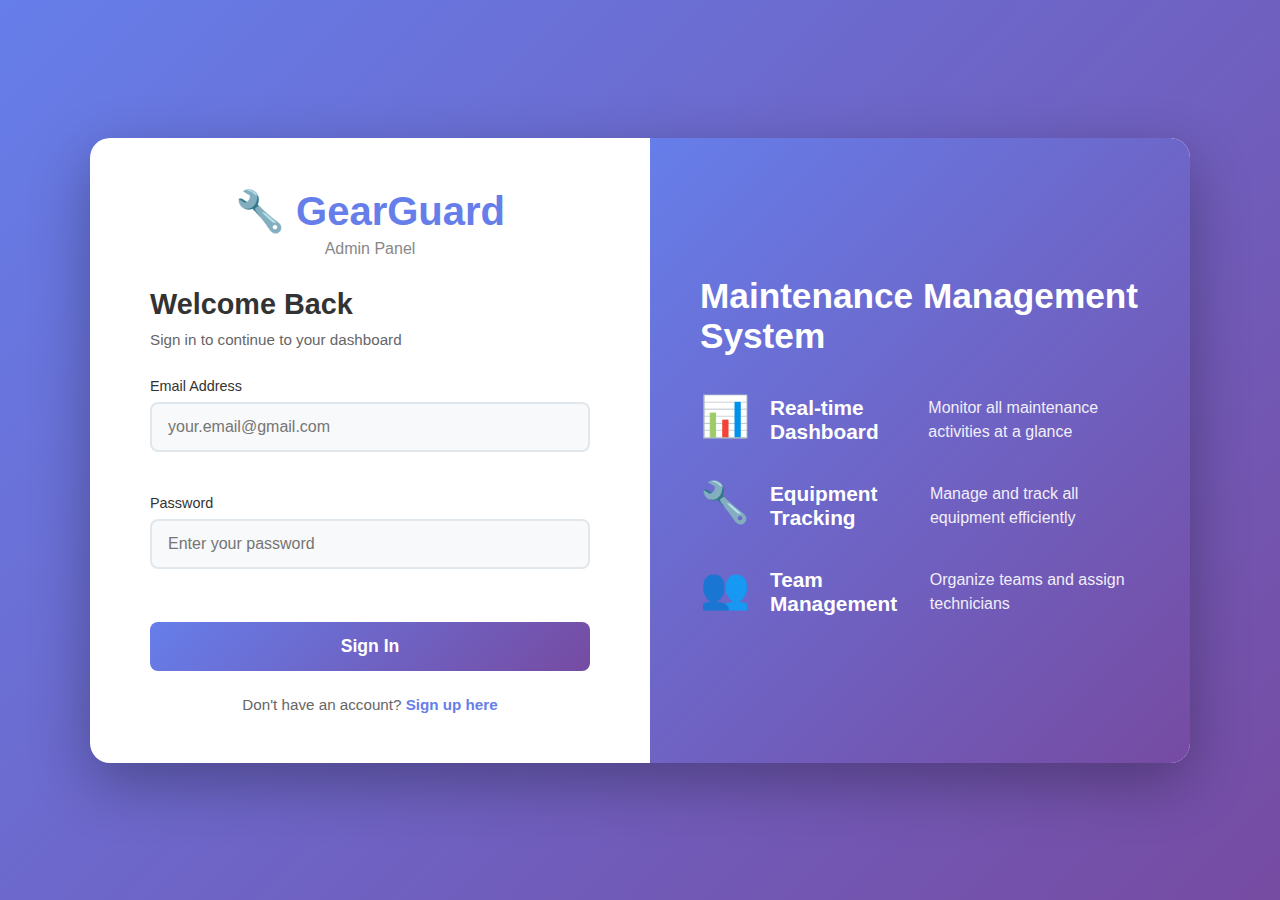
<file: frontend/index.html>
<!DOCTYPE html>
<html lang="en">
<head>
    <meta charset="UTF-8">
    <meta name="viewport" content="width=device-width, initial-scale=1.0">
    <title>Dashboard - GearGuard Admin</title>
    <link rel="stylesheet" href="css/base.css">
    <link rel="stylesheet" href="css/layout.css">
    <link rel="stylesheet" href="css/dashboard.css">
    <script src="js/auth-check.js"></script>
</head>
<body>
    <div class="admin-container">
        <!-- Sidebar -->
        <aside class="sidebar">
            <div class="sidebar-header">
                <h1 class="logo">⚙️ GearGuard</h1>
                <p class="tagline">Maintenance Management</p>
            </div>
            <nav class="sidebar-nav">
                <a href="index.html" class="nav-item active">
                    <span class="nav-icon">📊</span>
                    <span class="nav-text">Dashboard</span>
                </a>
                <a href="equipment.html" class="nav-item">
                    <span class="nav-icon">🔧</span>
                    <span class="nav-text">Equipment</span>
                </a>
                <a href="teams.html" class="nav-item">
                    <span class="nav-icon">👥</span>
                    <span class="nav-text">Teams</span>
                </a>
                <a href="technicians.html" class="nav-item">
                    <span class="nav-icon">👨‍🔧</span>
                    <span class="nav-text">Technicians</span>
                </a>
                <a href="requests.html" class="nav-item">
                    <span class="nav-icon">📋</span>
                    <span class="nav-text">Requests</span>
                </a>
                <a href="preventive.html" class="nav-item">
                    <span class="nav-icon">📅</span>
                    <span class="nav-text">Preventive</span>
                </a>
            </nav>
        </aside>

        <!-- Main Content -->
        <main class="main-content">
            <!-- Header -->
            <header class="content-header">
                <div>
                    <h1 class="page-title">Dashboard</h1>
                    <p class="page-subtitle">System overview and analytics</p>
                </div>
                <div class="header-actions">
                    <button class="btn btn-outline" onclick="location.reload()">🔄 Refresh</button>
                </div>
            </header>

            <!-- Stats Cards -->
            <div class="stats-grid">
                <div class="stat-card">
                    <div class="stat-icon blue">🔧</div>
                    <div class="stat-content">
                        <h3 class="stat-value" id="totalEquipment">0</h3>
                        <p class="stat-label">Total Equipment</p>
                    </div>
                </div>
                <div class="stat-card">
                    <div class="stat-icon orange">📋</div>
                    <div class="stat-content">
                        <h3 class="stat-value" id="openRequests">0</h3>
                        <p class="stat-label">Open Requests</p>
                    </div>
                </div>
                <div class="stat-card">
                    <div class="stat-icon red">⏰</div>
                    <div class="stat-content">
                        <h3 class="stat-value" id="overdueSchedules">0</h3>
                        <p class="stat-label">Overdue Tasks</p>
                    </div>
                </div>
                <div class="stat-card">
                    <div class="stat-icon green">👥</div>
                    <div class="stat-content">
                        <h3 class="stat-value" id="activeTechnicians">0</h3>
                        <p class="stat-label">Active Technicians</p>
                    </div>
                </div>
            </div>

            <!-- Charts Section -->
            <div class="dashboard-grid">
                <!-- Equipment Status Chart -->
                <div class="dashboard-card">
                    <div class="card-header">
                        <h2 class="card-title">Equipment Status Distribution</h2>
                    </div>
                    <div class="card-body">
                        <div id="equipmentStatusChart" class="chart-container"></div>
                    </div>
                </div>

                <!-- Team Performance -->
                <div class="dashboard-card">
                    <div class="card-header">
                        <h2 class="card-title">Team Performance</h2>
                    </div>
                    <div class="card-body">
                        <div id="teamPerformance" class="performance-list"></div>
                    </div>
                </div>
            </div>

            <!-- Alerts and Upcoming Tasks -->
            <div class="dashboard-grid">
                <!-- Critical Alerts -->
                <div class="dashboard-card">
                    <div class="card-header">
                        <h2 class="card-title">⚠️ Critical Alerts</h2>
                    </div>
                    <div class="card-body">
                        <div id="criticalAlerts" class="alerts-list"></div>
                    </div>
                </div>

                <!-- Upcoming Preventive Tasks -->
                <div class="dashboard-card">
                    <div class="card-header">
                        <h2 class="card-title">📅 Upcoming Preventive Tasks</h2>
                    </div>
                    <div class="card-body">
                        <div id="upcomingTasks" class="tasks-list"></div>
                    </div>
                </div>
            </div>

            <!-- Recent Activities -->
            <div class="dashboard-card">
                <div class="card-header">
                    <h2 class="card-title">Recent Activities</h2>
                </div>
                <div class="card-body">
                    <div id="recentActivities" class="activities-list"></div>
                </div>
            </div>
        </main>
    </div>

    <script src="js/api.js"></script>
    <script src="js/dashboard.js"></script>
</body>
</html>
</file>
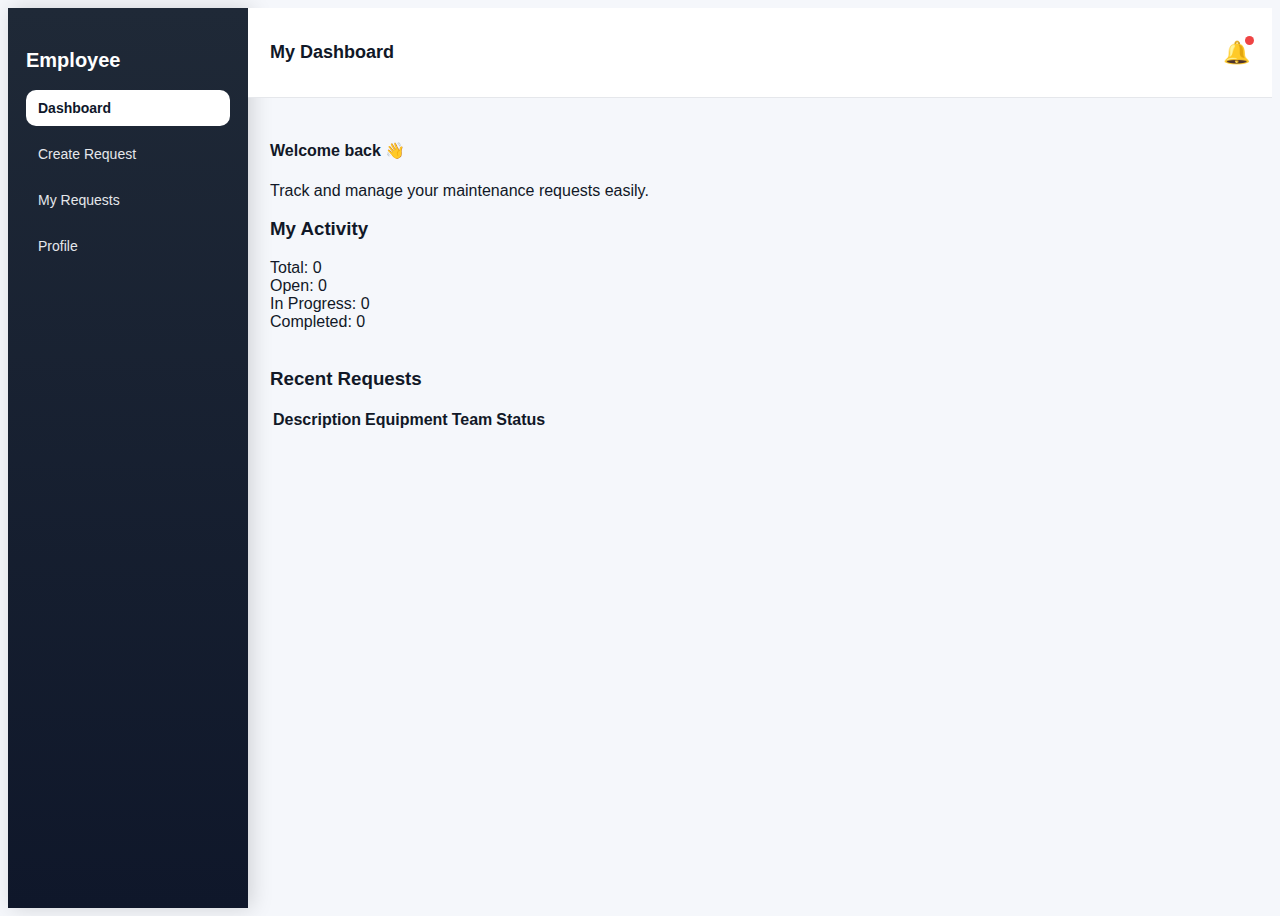
<file: frontend/pages/index.html>
<!DOCTYPE html>
<html>

<head>
  <title>Dashboard</title>
  <link rel="stylesheet" href="../css/base.css">
  <link rel="stylesheet" href="../css/dashboard.css">
</head>

<body>
  <div class="layout">

    <aside class="sidebar">
      <h2>Employee</h2>
      <ul>
        <li><a class="active" href="index.html">Dashboard</a></li>
        <li><a href="create.html">Create Request</a></li>
        <li><a href="track.html">My Requests</a></li>
        <li><a href="profile.html">Profile</a></li>
      </ul>
    </aside>

    <main>
      <div class="topbar">
  <h3>My Dashboard</h3>

  <div class="notify-bell" onclick="toggleNotifications()">
    🔔
    <span class="notify-dot"></span>

    <div class="notify-box" id="notifyBox">
      <p>✔ Request submitted</p>
      <p>🛠 Technician assigned</p>
      <p>⚠ Request overdue</p>
    </div>
  </div>
</div>


      <section class="page">
        <h4>Welcome back 👋</h4>
        <p>Track and manage your maintenance requests easily.</p>
        <h3>My Activity</h3>

        <div class="cards">
          <div class="card" id="empTotal">Total: 0</div>
          <div class="card" id="empOpen">Open: 0</div>
          <div class="card" id="empProgress">In Progress: 0</div>
          <div class="card" id="empDone">Completed: 0</div>
        </div>

        <br>

        <h3>Recent Requests</h3>

        <table>
          <thead>
            <tr>
              <th>Description</th>
              <th>Equipment</th>
              <th>Team</th>
              <th>Status</th>
            </tr>
          </thead>

          <tbody id="empTable"></tbody>
        </table>

      </section>
    </main>

  </div>

  <script src="../js/dashboard.js"></script>
</body>

</html>
</file>
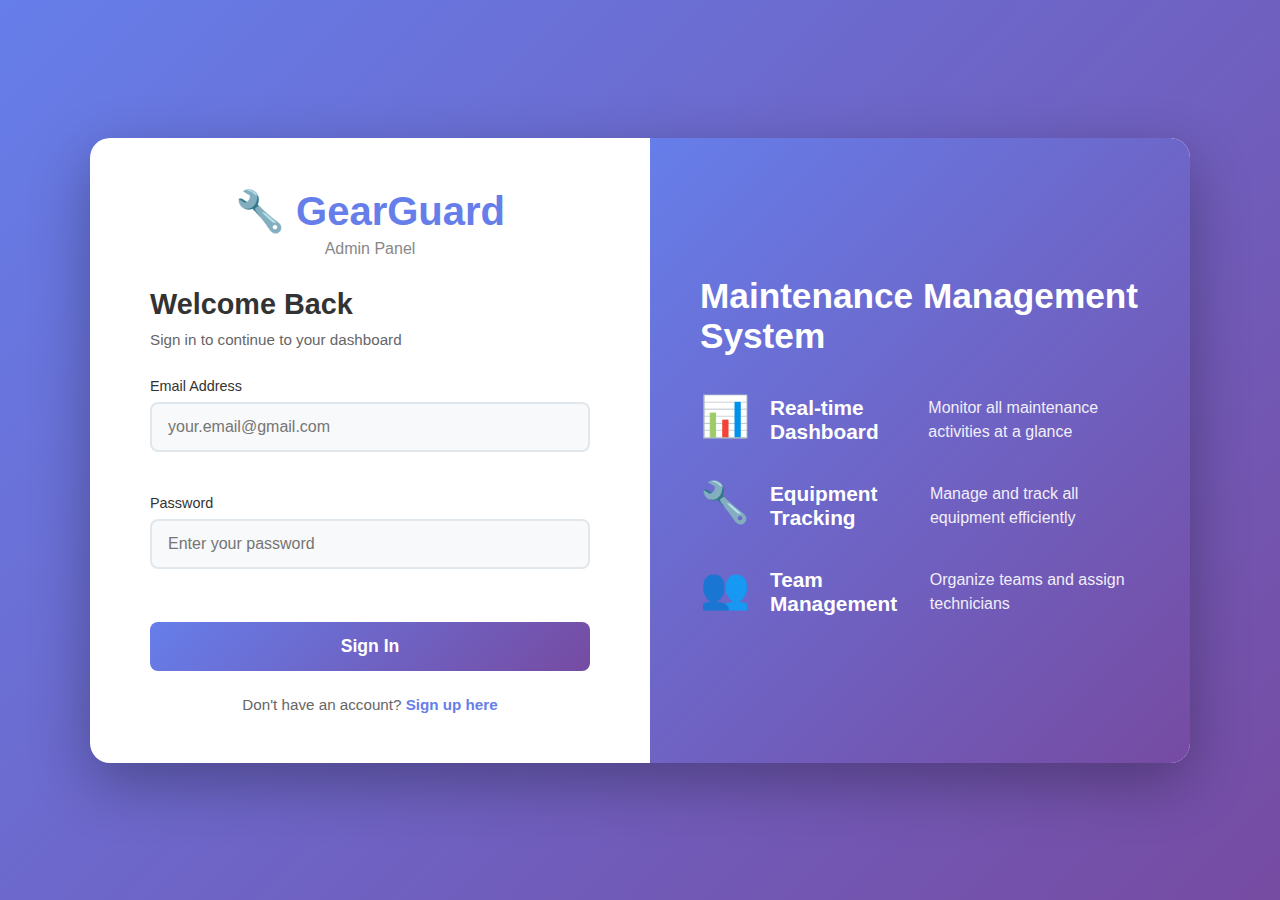
<file: frontend/equipment.html>
<!DOCTYPE html>
<html lang="en">
<head>
    <meta charset="UTF-8">
    <meta name="viewport" content="width=device-width, initial-scale=1.0">
    <title>Equipment - GearGuard Admin</title>
    <link rel="stylesheet" href="css/base.css">
    <link rel="stylesheet" href="css/layout.css">
    <link rel="stylesheet" href="css/tables.css">
    <link rel="stylesheet" href="css/forms.css">
    <script src="js/auth-check.js"></script>
</head>
<body>
    <div class="admin-container">
        <!-- Sidebar -->
        <aside class="sidebar">
            <div class="sidebar-header">
                <h1 class="logo">⚙️ GearGuard</h1>
                <p class="tagline">Maintenance Management</p>
            </div>
            <nav class="sidebar-nav">
                <a href="index.html" class="nav-item">
                    <span class="nav-icon">📊</span>
                    <span class="nav-text">Dashboard</span>
                </a>
                <a href="equipment.html" class="nav-item active">
                    <span class="nav-icon">🔧</span>
                    <span class="nav-text">Equipment</span>
                </a>
                <a href="teams.html" class="nav-item">
                    <span class="nav-icon">👥</span>
                    <span class="nav-text">Teams</span>
                </a>
                <a href="technicians.html" class="nav-item">
                    <span class="nav-icon">👨‍🔧</span>
                    <span class="nav-text">Technicians</span>
                </a>
                <a href="requests.html" class="nav-item">
                    <span class="nav-icon">📋</span>
                    <span class="nav-text">Requests</span>
                </a>
                <a href="preventive.html" class="nav-item">
                    <span class="nav-icon">📅</span>
                    <span class="nav-text">Preventive</span>
                </a>
            </nav>
        </aside>

        <!-- Main Content -->
        <main class="main-content">
            <!-- Header -->
            <header class="content-header">
                <div>
                    <h1 class="page-title">Equipment Management</h1>
                    <p class="page-subtitle">Manage all equipment and assets</p>
                </div>
                <div class="header-actions">
                    <button class="btn btn-primary" onclick="showAddEquipmentModal()">+ Add Equipment</button>
                </div>
            </header>

            <!-- Filters -->
            <div class="filter-bar">
                <input type="text" id="searchInput" class="filter-input" placeholder="🔍 Search equipment...">
                <select id="statusFilter" class="filter-select">
                    <option value="">All Status</option>
                    <option value="operational">Operational</option>
                    <option value="maintenance">Maintenance</option>
                    <option value="breakdown">Breakdown</option>
                    <option value="scrap">Scrap</option>
                </select>
            </div>

            <!-- Equipment Table -->
            <div class="card">
                <div class="table-container">
                    <table class="data-table">
                        <thead>
                            <tr>
                                <th>ID</th>
                                <th>Name</th>
                                <th>Type</th>
                                <th>Department</th>
                                <th>Status</th>
                                <th>Purchase Date</th>
                                <th>Open Requests</th>
                                <th>Actions</th>
                            </tr>
                        </thead>
                        <tbody id="equipmentTableBody">
                            <tr>
                                <td colspan="8" class="text-center">Loading...</td>
                            </tr>
                        </tbody>
                    </table>
                </div>
            </div>
        </main>
    </div>

    <!-- Add/Edit Equipment Modal -->
    <div id="equipmentModal" class="modal">
        <div class="modal-content">
            <div class="modal-header">
                <h2 id="modalTitle">Add Equipment</h2>
                <button class="modal-close" onclick="closeEquipmentModal()">&times;</button>
            </div>
            <div class="modal-body">
                <form id="equipmentForm">
                    <input type="hidden" id="equipmentId">
                    <div class="form-group">
                        <label for="equipmentName">Equipment Name *</label>
                        <input type="text" id="equipmentName" required>
                    </div>
                    <div class="form-row">
                        <div class="form-group">
                            <label for="equipmentType">Type *</label>
                            <input type="text" id="equipmentType" required>
                        </div>
                        <div class="form-group">
                            <label for="equipmentDepartment">Department *</label>
                            <input type="text" id="equipmentDepartment" required>
                        </div>
                    </div>
                    <div class="form-row">
                        <div class="form-group">
                            <label for="equipmentTeam">Assigned Team *</label>
                            <select id="equipmentTeam" required>
                                <option value="">Select Team</option>
                            </select>
                        </div>
                        <div class="form-group">
                            <label for="equipmentStatus">Status *</label>
                            <select id="equipmentStatus" required>
                                <option value="operational">Operational</option>
                                <option value="maintenance">Maintenance</option>
                                <option value="breakdown">Breakdown</option>
                                <option value="scrap">Scrap</option>
                            </select>
                        </div>
                    </div>
                    <div class="form-group">
                        <label for="purchaseDate">Purchase Date *</label>
                        <input type="date" id="purchaseDate" required>
                    </div>
                    <div class="form-actions">
                        <button type="button" class="btn btn-secondary" onclick="closeEquipmentModal()">Cancel</button>
                        <button type="submit" class="btn btn-primary">Save Equipment</button>
                    </div>
                </form>
            </div>
        </div>
    </div>

    <script src="js/api.js"></script>
    <script src="js/equipment.js"></script>
</body>
</html>
</file>
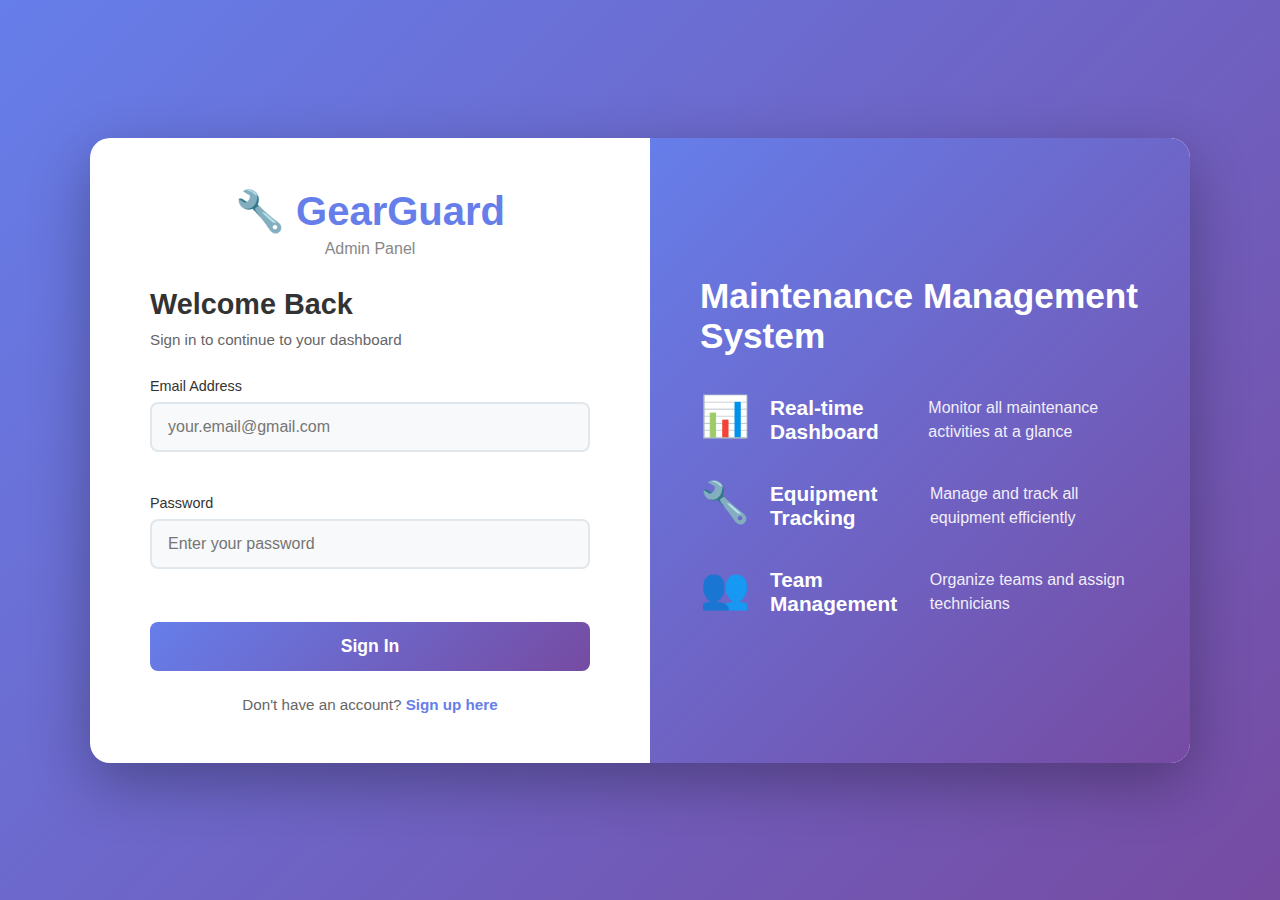
<file: frontend/login.html>
<!DOCTYPE html>
<html lang="en">
<head>
    <meta charset="UTF-8">
    <meta name="viewport" content="width=device-width, initial-scale=1.0">
    <title>Login - GearGuard Admin</title>
    <link rel="stylesheet" href="css/login.css">
</head>
<body>
    <div class="login-container">
        <div class="login-box">
            <div class="logo">
                <h1>🔧 GearGuard</h1>
                <p>Admin Panel</p>
            </div>
            
            <form id="loginForm" class="login-form">
                <h2>Welcome Back</h2>
                <p class="subtitle">Sign in to continue to your dashboard</p>
                
                <div id="errorMessage" class="error-message" style="display: none;"></div>
                
                <div class="form-group">
                    <label for="email">Email Address</label>
                    <input 
                        type="email" 
                        id="email" 
                        name="email" 
                        placeholder="your.email@gmail.com" 
                        required
                    >
                    <span class="error-text" id="emailError"></span>
                </div>
                
                <div class="form-group">
                    <label for="password">Password</label>
                    <input 
                        type="password" 
                        id="password" 
                        name="password" 
                        placeholder="Enter your password" 
                        required
                    >
                    <span class="error-text" id="passwordError"></span>
                </div>
                
                <button type="submit" class="btn-login">
                    <span class="btn-text">Sign In</span>
                    <span class="btn-loader" style="display: none;">Loading...</span>
                </button>
                
                <div class="signup-link">
                    Don't have an account? <a href="signup.html">Sign up here</a>
                </div>
            </form>
        </div>
        
        <div class="info-section">
            <h2>Maintenance Management System</h2>
            <div class="features">
                <div class="feature">
                    <span class="icon">📊</span>
                    <h3>Real-time Dashboard</h3>
                    <p>Monitor all maintenance activities at a glance</p>
                </div>
                <div class="feature">
                    <span class="icon">🔧</span>
                    <h3>Equipment Tracking</h3>
                    <p>Manage and track all equipment efficiently</p>
                </div>
                <div class="feature">
                    <span class="icon">👥</span>
                    <h3>Team Management</h3>
                    <p>Organize teams and assign technicians</p>
                </div>
            </div>
        </div>
    </div>
    
    <script src="js/login.js"></script>
</body>
</html>
</file>
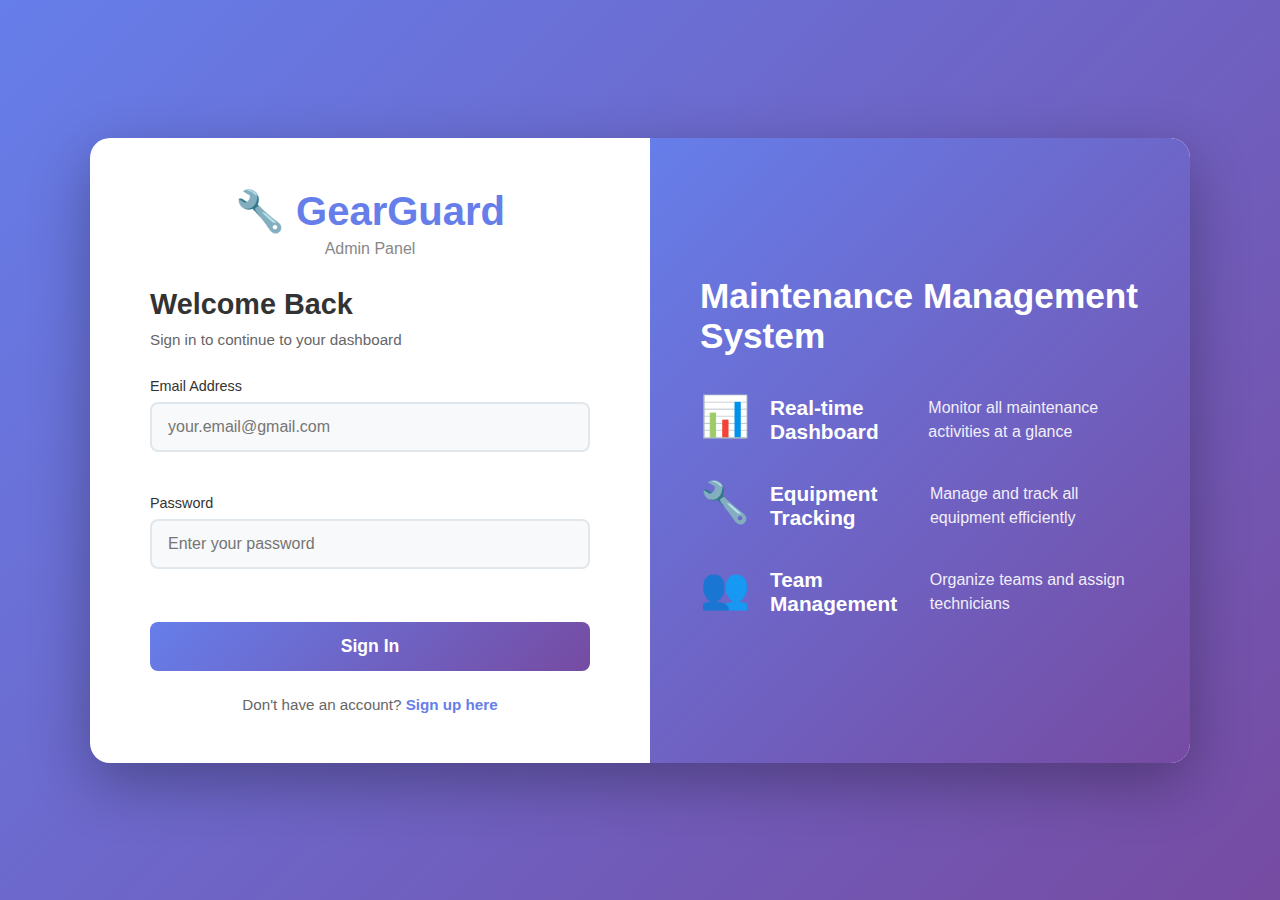
<file: frontend/preventive.html>
<!DOCTYPE html>
<html lang="en">
<head>
    <meta charset="UTF-8">
    <meta name="viewport" content="width=device-width, initial-scale=1.0">
    <title>Preventive Maintenance - GearGuard Admin</title>
    <link rel="stylesheet" href="css/base.css">
    <link rel="stylesheet" href="css/layout.css">
    <link rel="stylesheet" href="css/tables.css">
    <link rel="stylesheet" href="css/forms.css">
    <script src="js/auth-check.js"></script>
</head>
<body>
    <div class="admin-container">
        <!-- Sidebar -->
        <aside class="sidebar">
            <div class="sidebar-header">
                <h1 class="logo">⚙️ GearGuard</h1>
                <p class="tagline">Maintenance Management</p>
            </div>
            <nav class="sidebar-nav">
                <a href="index.html" class="nav-item">
                    <span class="nav-icon">📊</span>
                    <span class="nav-text">Dashboard</span>
                </a>
                <a href="equipment.html" class="nav-item">
                    <span class="nav-icon">🔧</span>
                    <span class="nav-text">Equipment</span>
                </a>
                <a href="teams.html" class="nav-item">
                    <span class="nav-icon">👥</span>
                    <span class="nav-text">Teams</span>
                </a>
                <a href="technicians.html" class="nav-item">
                    <span class="nav-icon">👨‍🔧</span>
                    <span class="nav-text">Technicians</span>
                </a>
                <a href="requests.html" class="nav-item">
                    <span class="nav-icon">📋</span>
                    <span class="nav-text">Requests</span>
                </a>
                <a href="preventive.html" class="nav-item active">
                    <span class="nav-icon">📅</span>
                    <span class="nav-text">Preventive</span>
                </a>
            </nav>
        </aside>

        <!-- Main Content -->
        <main class="main-content">
            <!-- Header -->
            <header class="content-header">
                <div>
                    <h1 class="page-title">Preventive Maintenance</h1>
                    <p class="page-subtitle">Scheduled maintenance tasks and calendar</p>
                </div>
                <div class="header-actions">
                    <button class="btn btn-primary" onclick="showAddScheduleModal()">+ New Schedule</button>
                </div>
            </header>

            <!-- Stats -->
            <div class="preventive-stats">
                <div class="stat-box">
                    <div class="stat-value" id="totalSchedules">0</div>
                    <div class="stat-label">Total Schedules</div>
                </div>
                <div class="stat-box overdue">
                    <div class="stat-value" id="overdueCount">0</div>
                    <div class="stat-label">Overdue</div>
                </div>
                <div class="stat-box upcoming">
                    <div class="stat-value" id="upcomingCount">0</div>
                    <div class="stat-label">Due This Week</div>
                </div>
            </div>

            <!-- Schedules Table -->
            <div class="card">
                <div class="card-header">
                    <h2 class="card-title">Maintenance Schedules</h2>
                </div>
                <div class="table-container">
                    <table class="data-table">
                        <thead>
                            <tr>
                                <th>ID</th>
                                <th>Equipment</th>
                                <th>Warranty</th>
                                <th>Task</th>
                                <th>Frequency</th>
                                <th>Last Completed</th>
                                <th>Next Due</th>
                                <th>Status</th>
                                <th>Actions</th>
                            </tr>
                        </thead>
                        <tbody id="schedulesTableBody">
                            <tr>
                                <td colspan="9" class="text-center">Loading...</td>
                            </tr>
                        </tbody>
                    </table>
                </div>
            </div>
        </main>
    </div>

    <!-- Add/Edit Schedule Modal -->
    <div id="scheduleModal" class="modal">
        <div class="modal-content">
            <div class="modal-header">
                <h2 id="modalTitle">New Preventive Schedule</h2>
                <button class="modal-close" onclick="closeScheduleModal()">&times;</button>
            </div>
            <div class="modal-body">
                <form id="scheduleForm">
                    <input type="hidden" id="scheduleId">
                    <div class="form-group">
                        <label for="scheduleEquipment">Equipment *</label>
                        <select id="scheduleEquipment" required>
                            <option value="">Select Equipment</option>
                        </select>
                    </div>
                    <div class="form-group">
                        <label for="scheduleTask">Task Name *</label>
                        <input type="text" id="scheduleTask" required placeholder="e.g., Oil change, Filter replacement">
                    </div>
                    <div class="form-row">
                        <div class="form-group">
                            <label for="scheduleFrequency">Frequency *</label>
                            <select id="scheduleFrequency" required>
                                <option value="daily">Daily</option>
                                <option value="weekly">Weekly</option>
                                <option value="monthly">Monthly</option>
                                <option value="quarterly">Quarterly</option>
                                <option value="yearly">Yearly</option>
                            </select>
                        </div>
                        <div class="form-group">
                            <label for="scheduleNextDue">Next Due Date *</label>
                            <input type="date" id="scheduleNextDue" required>
                        </div>
                    </div>
                    <div class="form-group">
                        <label for="scheduleLastCompleted">Last Completed</label>
                        <input type="date" id="scheduleLastCompleted">
                    </div>
                    <div class="form-actions">
                        <button type="button" class="btn btn-secondary" onclick="closeScheduleModal()">Cancel</button>
                        <button type="submit" class="btn btn-primary">Save Schedule</button>
                    </div>
                </form>
            </div>
        </div>
    </div>

    <script src="js/api.js"></script>
    <script src="js/preventive.js"></script>
</body>
</html>
</file>
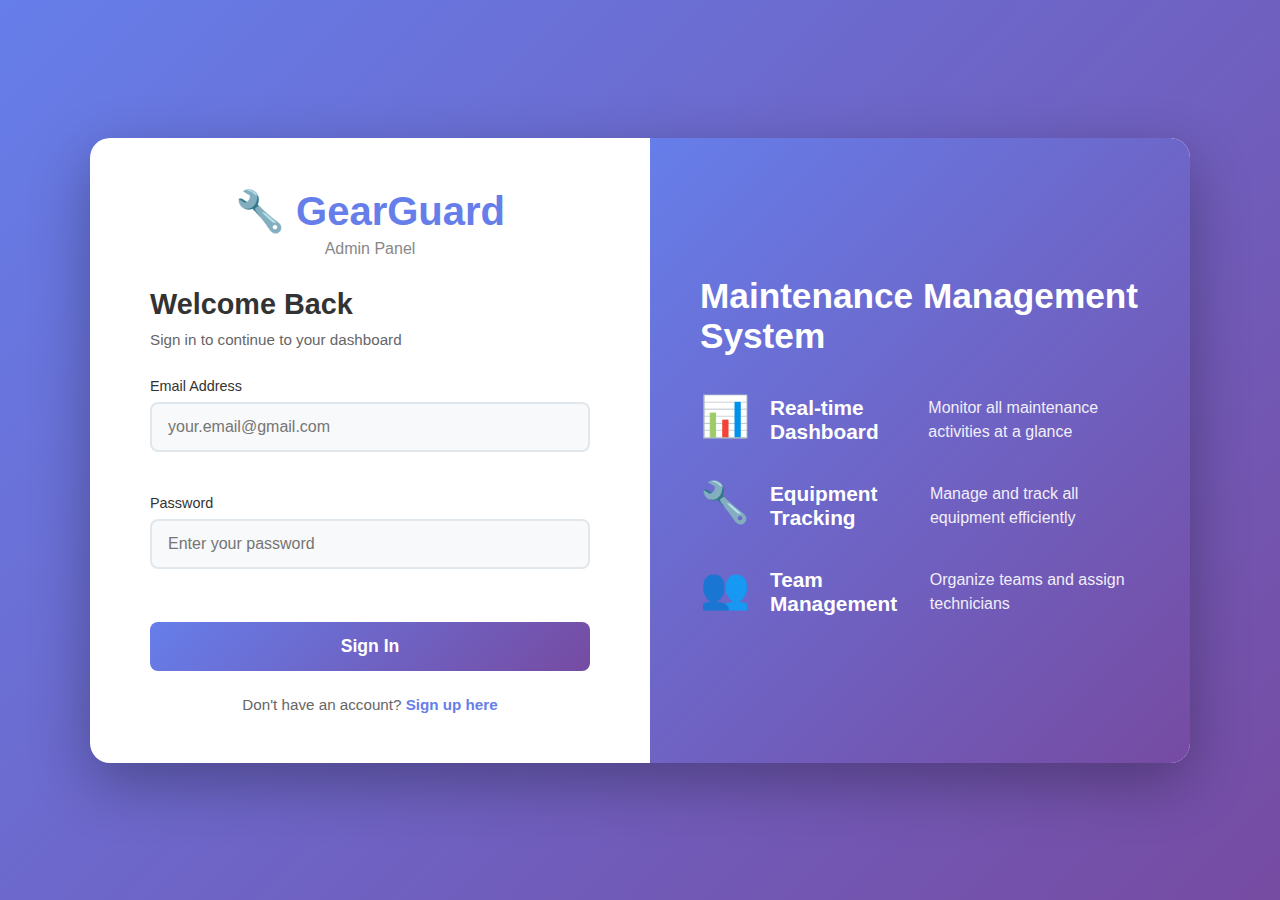
<file: frontend/requests.html>
<!DOCTYPE html>
<html lang="en">
<head>
    <meta charset="UTF-8">
    <meta name="viewport" content="width=device-width, initial-scale=1.0">
    <title>Maintenance Requests - GearGuard Admin</title>
    <link rel="stylesheet" href="css/base.css">
    <link rel="stylesheet" href="css/layout.css">
    <link rel="stylesheet" href="css/tables.css">
    <link rel="stylesheet" href="css/forms.css">
    <script src="js/auth-check.js"></script>
</head>
<body>
    <div class="admin-container">
        <!-- Sidebar -->
        <aside class="sidebar">
            <div class="sidebar-header">
                <h1 class="logo">⚙️ GearGuard</h1>
                <p class="tagline">Maintenance Management</p>
            </div>
            <nav class="sidebar-nav">
                <a href="index.html" class="nav-item">
                    <span class="nav-icon">📊</span>
                    <span class="nav-text">Dashboard</span>
                </a>
                <a href="equipment.html" class="nav-item">
                    <span class="nav-icon">🔧</span>
                    <span class="nav-text">Equipment</span>
                </a>
                <a href="teams.html" class="nav-item">
                    <span class="nav-icon">👥</span>
                    <span class="nav-text">Teams</span>
                </a>
                <a href="technicians.html" class="nav-item">
                    <span class="nav-icon">👨‍🔧</span>
                    <span class="nav-text">Technicians</span>
                </a>
                <a href="requests.html" class="nav-item active">
                    <span class="nav-icon">📋</span>
                    <span class="nav-text">Requests</span>
                </a>
                <a href="preventive.html" class="nav-item">
                    <span class="nav-icon">📅</span>
                    <span class="nav-text">Preventive</span>
                </a>
            </nav>
        </aside>

        <!-- Main Content -->
        <main class="main-content">
            <!-- Header -->
            <header class="content-header">
                <div>
                    <h1 class="page-title">Maintenance Requests</h1>
                    <p class="page-subtitle">Manage corrective and preventive maintenance requests</p>
                </div>
                <div class="header-actions">
                    <button class="btn btn-primary" onclick="showAddRequestModal()">+ New Request</button>
                </div>
            </header>

            <!-- Filters -->
            <div class="filter-bar">
                <input type="text" id="searchInput" class="filter-input" placeholder="🔍 Search requests...">
                <select id="statusFilter" class="filter-select">
                    <option value="">All Status</option>
                    <option value="new">New</option>
                    <option value="in_progress">In Progress</option>
                    <option value="repaired">Repaired</option>
                    <option value="scrap">Scrap</option>
                </select>
                <select id="typeFilter" class="filter-select">
                    <option value="">All Types</option>
                    <option value="corrective">Corrective</option>
                    <option value="preventive">Preventive</option>
                </select>
                <select id="priorityFilter" class="filter-select">
                    <option value="">All Priority</option>
                    <option value="critical">Critical</option>
                    <option value="high">High</option>
                    <option value="medium">Medium</option>
                    <option value="low">Low</option>
                </select>
            </div>

            <!-- Requests Table -->
            <div class="card">
                <div class="table-container">
                    <table class="data-table">
                        <thead>
                            <tr>
                                <th>ID</th>
                                <th>Equipment</th>
                                <th>Type</th>
                                <th>Priority</th>
                                <th>Status</th>
                                <th>Assigned Team</th>
                                <th>Assigned Technician</th>
                                <th>Description</th>
                                <th>Requested Date</th>
                                <th>Actions</th>
                            </tr>
                        </thead>
                        <tbody id="requestsTableBody">
                            <tr>
                                <td colspan="8" class="text-center">Loading...</td>
                            </tr>
                        </tbody>
                    </table>
                </div>
            </div>
        </main>
    </div>

    <!-- Add/Edit Request Modal -->
    <div id="requestModal" class="modal">
        <div class="modal-content">
            <div class="modal-header">
                <h2 id="modalTitle">New Maintenance Request</h2>
                <button class="modal-close" onclick="closeRequestModal()">&times;</button>
            </div>
            <div class="modal-body">
                <form id="requestForm">
                    <input type="hidden" id="requestId">
                    <div class="form-group">
                        <label for="requestEquipment">Equipment *</label>
                        <select id="requestEquipment" required>
                            <option value="">Select Equipment</option>
                        </select>
                    </div>
                    <div class="form-row">
                        <div class="form-group">
                            <label for="requestType">Type *</label>
                            <select id="requestType" required>
                                <option value="corrective">Corrective</option>
                                <option value="preventive">Preventive</option>
                            </select>
                        </div>
                        <div class="form-group">
                            <label for="requestPriority">Priority *</label>
                            <select id="requestPriority" required>
                                <option value="low">Low</option>
                                <option value="medium">Medium</option>
                                <option value="high">High</option>
                                <option value="critical">Critical</option>
                            </select>
                        </div>
                    </div>
                    <div class="form-row">
                        <div class="form-group">
                            <label for="requestAssignedTeam">Assign Team</label>
                            <select id="requestAssignedTeam">
                                <option value="">Auto (based on equipment)</option>
                            </select>
                        </div>
                        <div class="form-group">
                            <label for="requestAssignedTechnician">Assign Technician</label>
                            <select id="requestAssignedTechnician">
                                <option value="">Unassigned</option>
                            </select>
                        </div>
                    </div>
                    <div class="form-group">
                        <label for="requestStatus">Status *</label>
                        <select id="requestStatus" required>
                            <option value="new">New</option>
                            <option value="in_progress">In Progress</option>
                            <option value="repaired">Repaired</option>
                            <option value="scrap">Scrap</option>
                        </select>
                    </div>
                    <div class="form-group">
                        <label for="requestDescription">Description *</label>
                        <textarea id="requestDescription" rows="4" required></textarea>
                    </div>
                    <div class="form-group">
                        <label for="requestNotes">Notes</label>
                        <textarea id="requestNotes" rows="3"></textarea>
                    </div>
                    <div class="form-actions">
                        <button type="button" class="btn btn-secondary" onclick="closeRequestModal()">Cancel</button>
                        <button type="submit" class="btn btn-primary">Save Request</button>
                    </div>
                </form>
            </div>
        </div>
    </div>

    <script src="js/api.js"></script>
    <script src="js/requests.js"></script>
</body>
</html>
</file>
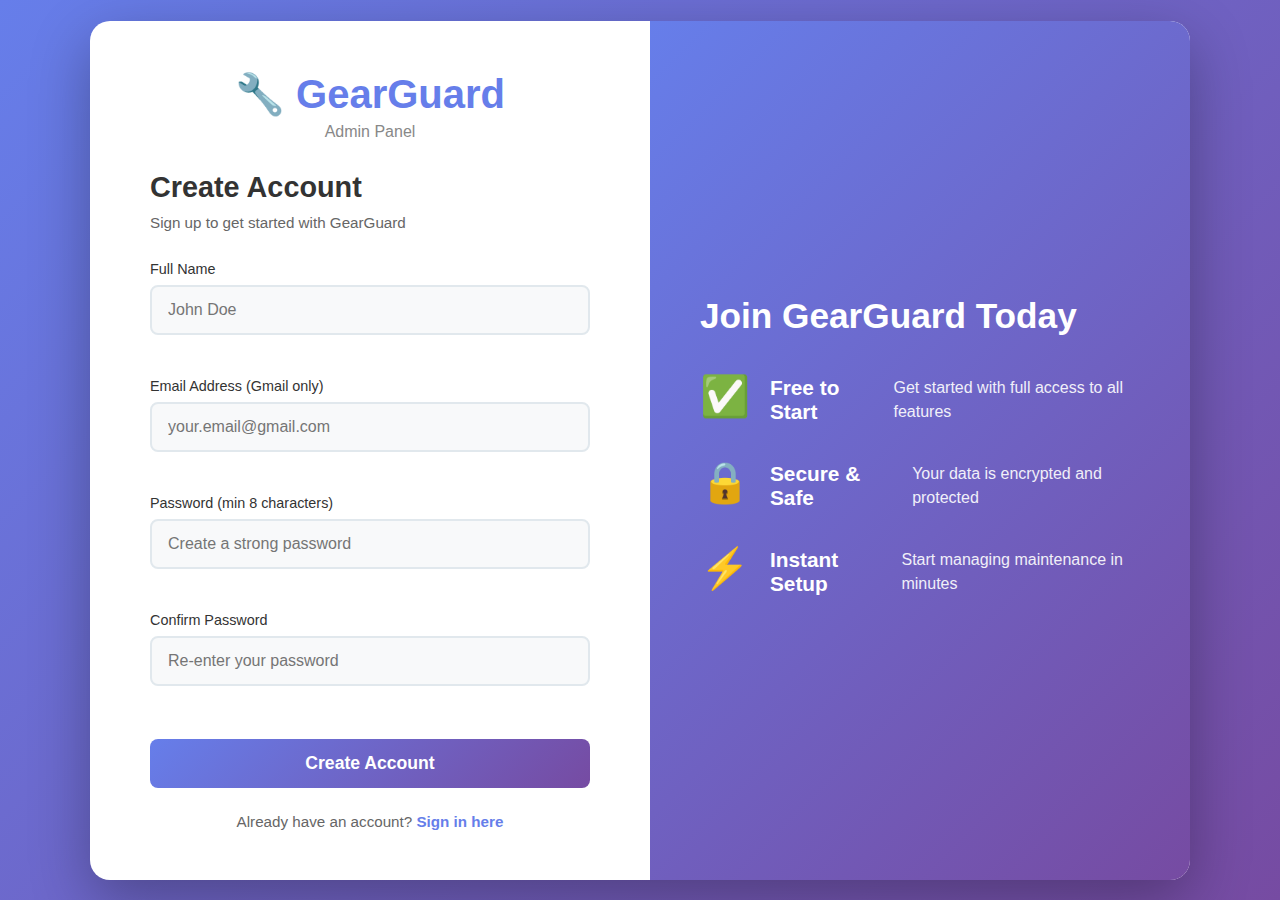
<file: frontend/signup.html>
<!DOCTYPE html>
<html lang="en">
<head>
    <meta charset="UTF-8">
    <meta name="viewport" content="width=device-width, initial-scale=1.0">
    <title>Sign Up - GearGuard Admin</title>
    <link rel="stylesheet" href="css/login.css">
</head>
<body>
    <div class="login-container">
        <div class="login-box">
            <div class="logo">
                <h1>🔧 GearGuard</h1>
                <p>Admin Panel</p>
            </div>
            
            <form id="signupForm" class="login-form">
                <h2>Create Account</h2>
                <p class="subtitle">Sign up to get started with GearGuard</p>
                
                <div id="errorMessage" class="error-message" style="display: none;"></div>
                <div id="successMessage" class="success-message" style="display: none;"></div>
                
                <div class="form-group">
                    <label for="fullName">Full Name</label>
                    <input 
                        type="text" 
                        id="fullName" 
                        name="fullName" 
                        placeholder="John Doe" 
                        required
                    >
                    <span class="error-text" id="nameError"></span>
                </div>
                
                <div class="form-group">
                    <label for="email">Email Address (Gmail only)</label>
                    <input 
                        type="email" 
                        id="email" 
                        name="email" 
                        placeholder="your.email@gmail.com" 
                        required
                    >
                    <span class="error-text" id="emailError"></span>
                </div>
                
                <div class="form-group">
                    <label for="password">Password (min 8 characters)</label>
                    <input 
                        type="password" 
                        id="password" 
                        name="password" 
                        placeholder="Create a strong password" 
                        required
                    >
                    <span class="error-text" id="passwordError"></span>
                </div>
                
                <div class="form-group">
                    <label for="confirmPassword">Confirm Password</label>
                    <input 
                        type="password" 
                        id="confirmPassword" 
                        name="confirmPassword" 
                        placeholder="Re-enter your password" 
                        required
                    >
                    <span class="error-text" id="confirmPasswordError"></span>
                </div>
                
                <button type="submit" class="btn-login">
                    <span class="btn-text">Create Account</span>
                    <span class="btn-loader" style="display: none;">Creating...</span>
                </button>
                
                <div class="signup-link">
                    Already have an account? <a href="login.html">Sign in here</a>
                </div>
            </form>
        </div>
        
        <div class="info-section">
            <h2>Join GearGuard Today</h2>
            <div class="features">
                <div class="feature">
                    <span class="icon">✅</span>
                    <h3>Free to Start</h3>
                    <p>Get started with full access to all features</p>
                </div>
                <div class="feature">
                    <span class="icon">🔒</span>
                    <h3>Secure & Safe</h3>
                    <p>Your data is encrypted and protected</p>
                </div>
                <div class="feature">
                    <span class="icon">⚡</span>
                    <h3>Instant Setup</h3>
                    <p>Start managing maintenance in minutes</p>
                </div>
            </div>
        </div>
    </div>
    
    <script src="js/signup.js"></script>
</body>
</html>
</file>
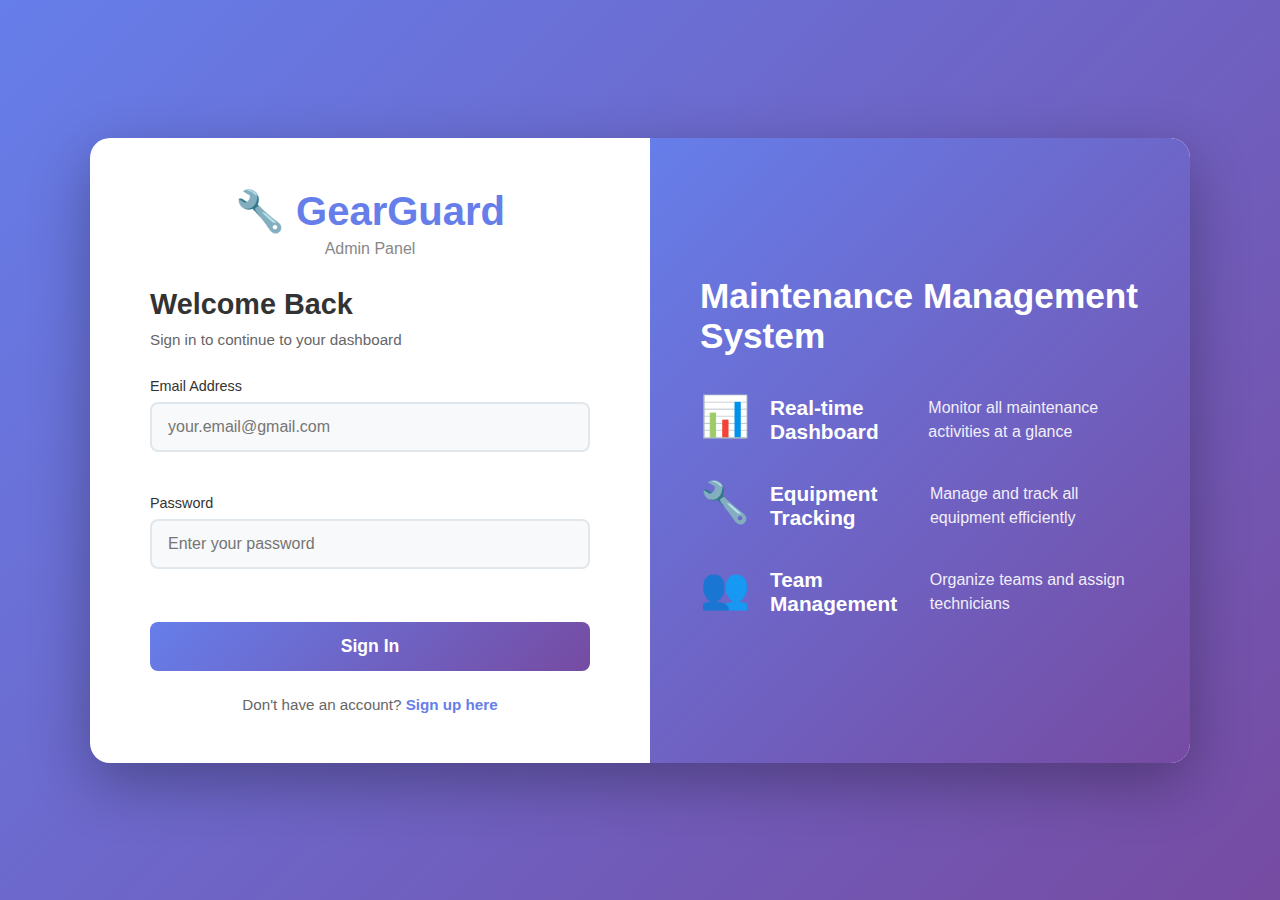
<file: frontend/teams.html>
<!DOCTYPE html>
<html lang="en">
<head>
    <meta charset="UTF-8">
    <meta name="viewport" content="width=device-width, initial-scale=1.0">
    <title>Teams - GearGuard Admin</title>
    <link rel="stylesheet" href="css/base.css">
    <link rel="stylesheet" href="css/layout.css">
    <link rel="stylesheet" href="css/tables.css">
    <link rel="stylesheet" href="css/forms.css">
    <script src="js/auth-check.js"></script>
</head>
<body>
    <div class="admin-container">
        <!-- Sidebar -->
        <aside class="sidebar">
            <div class="sidebar-header">
                <h1 class="logo">⚙️ GearGuard</h1>
                <p class="tagline">Maintenance Management</p>
            </div>
            <nav class="sidebar-nav">
                <a href="index.html" class="nav-item">
                    <span class="nav-icon">📊</span>
                    <span class="nav-text">Dashboard</span>
                </a>
                <a href="equipment.html" class="nav-item">
                    <span class="nav-icon">🔧</span>
                    <span class="nav-text">Equipment</span>
                </a>
                <a href="teams.html" class="nav-item active">
                    <span class="nav-icon">👥</span>
                    <span class="nav-text">Teams</span>
                </a>
                <a href="technicians.html" class="nav-item">
                    <span class="nav-icon">👨‍🔧</span>
                    <span class="nav-text">Technicians</span>
                </a>
                <a href="requests.html" class="nav-item">
                    <span class="nav-icon">📋</span>
                    <span class="nav-text">Requests</span>
                </a>
                <a href="preventive.html" class="nav-item">
                    <span class="nav-icon">📅</span>
                    <span class="nav-text">Preventive</span>
                </a>
            </nav>
        </aside>

        <!-- Main Content -->
        <main class="main-content">
            <!-- Header -->
            <header class="content-header">
                <div>
                    <h1 class="page-title">Team Management</h1>
                    <p class="page-subtitle">Manage maintenance teams</p>
                </div>
                <div class="header-actions">
                    <button class="btn btn-primary" onclick="showAddTeamModal()">+ Add Team</button>
                </div>
            </header>

            <!-- Teams Grid -->
            <div id="teamsGrid" class="teams-grid"></div>
        </main>
    </div>

    <!-- Add/Edit Team Modal -->
    <div id="teamModal" class="modal">
        <div class="modal-content">
            <div class="modal-header">
                <h2 id="modalTitle">Add Team</h2>
                <button class="modal-close" onclick="closeTeamModal()">&times;</button>
            </div>
            <div class="modal-body">
                <form id="teamForm">
                    <input type="hidden" id="teamId">
                    <div class="form-group">
                        <label for="teamName">Team Name *</label>
                        <input type="text" id="teamName" required>
                    </div>
                    <div class="form-group">
                        <label for="teamDepartment">Department *</label>
                        <input type="text" id="teamDepartment" required>
                    </div>
                    <div class="form-group">
                        <label for="teamSpecialization">Specialization *</label>
                        <input type="text" id="teamSpecialization" required>
                    </div>
                    <div class="form-actions">
                        <button type="button" class="btn btn-secondary" onclick="closeTeamModal()">Cancel</button>
                        <button type="submit" class="btn btn-primary">Save Team</button>
                    </div>
                </form>
            </div>
        </div>
    </div>

    <script src="js/api.js"></script>
    <script src="js/teams.js"></script>
</body>
</html>
</file>
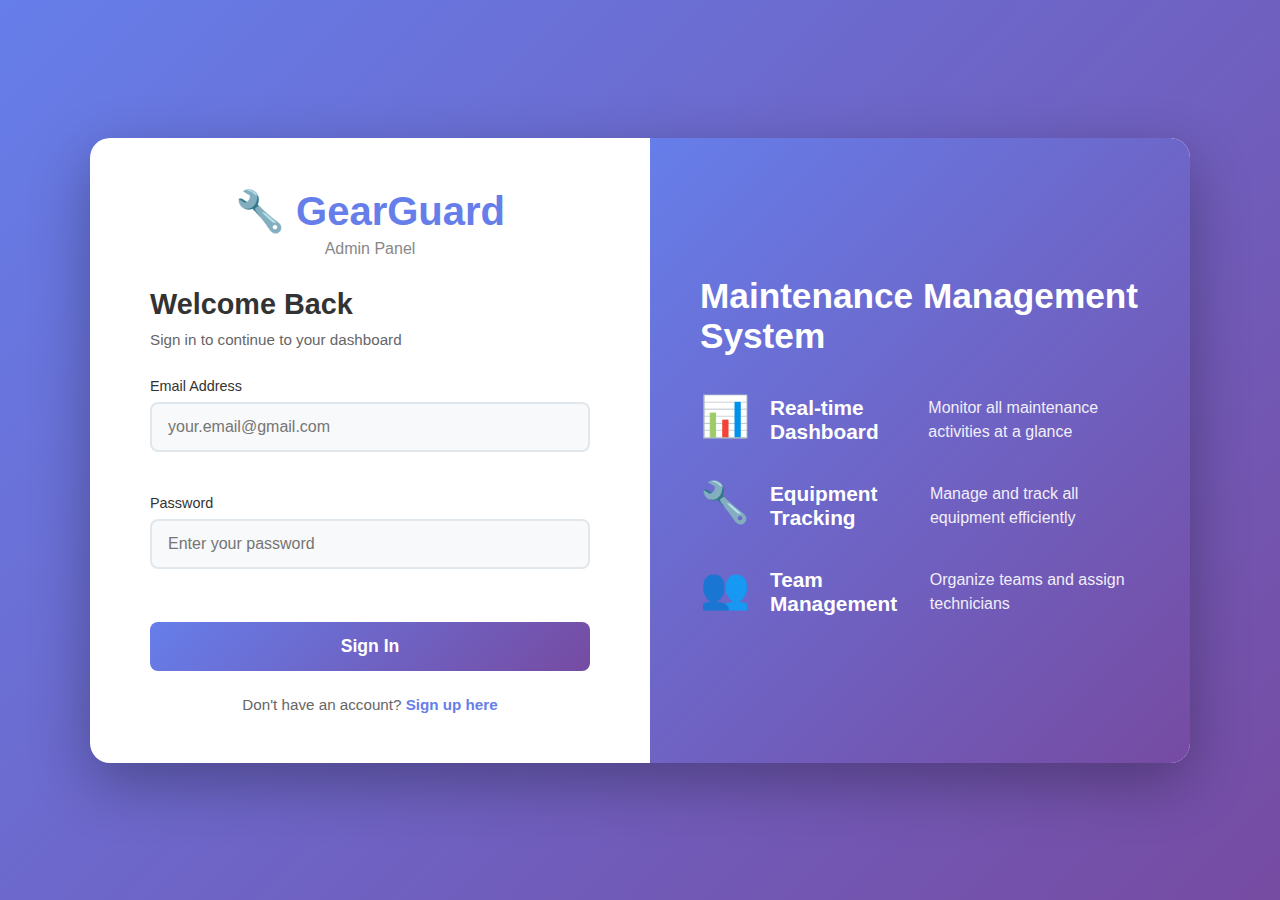
<file: frontend/technicians.html>
<!DOCTYPE html>
<html lang="en">
<head>
    <meta charset="UTF-8">
    <meta name="viewport" content="width=device-width, initial-scale=1.0">
    <title>Technicians - GearGuard Admin</title>
    <link rel="stylesheet" href="css/base.css">
    <link rel="stylesheet" href="css/layout.css">
    <link rel="stylesheet" href="css/tables.css">
    <link rel="stylesheet" href="css/forms.css">
    <script src="js/auth-check.js"></script>
</head>
<body>
    <div class="admin-container">
        <!-- Sidebar -->
        <aside class="sidebar">
            <div class="sidebar-header">
                <h1 class="logo">⚙️ GearGuard</h1>
                <p class="tagline">Maintenance Management</p>
            </div>
            <nav class="sidebar-nav">
                <a href="index.html" class="nav-item">
                    <span class="nav-icon">📊</span>
                    <span class="nav-text">Dashboard</span>
                </a>
                <a href="equipment.html" class="nav-item">
                    <span class="nav-icon">🔧</span>
                    <span class="nav-text">Equipment</span>
                </a>
                <a href="teams.html" class="nav-item">
                    <span class="nav-icon">👥</span>
                    <span class="nav-text">Teams</span>
                </a>
                <a href="technicians.html" class="nav-item active">
                    <span class="nav-icon">👨‍🔧</span>
                    <span class="nav-text">Technicians</span>
                </a>
                <a href="requests.html" class="nav-item">
                    <span class="nav-icon">📋</span>
                    <span class="nav-text">Requests</span>
                </a>
                <a href="preventive.html" class="nav-item">
                    <span class="nav-icon">📅</span>
                    <span class="nav-text">Preventive</span>
                </a>
            </nav>
        </aside>

        <!-- Main Content -->
        <main class="main-content">
            <!-- Header -->
            <header class="content-header">
                <div>
                    <h1 class="page-title">Technician Management</h1>
                    <p class="page-subtitle">Manage maintenance technicians</p>
                </div>
                <div class="header-actions">
                    <button class="btn btn-primary" onclick="showAddTechnicianModal()">+ Add Technician</button>
                </div>
            </header>

            <!-- Filters -->
            <div class="filter-bar">
                <input type="text" id="searchInput" class="filter-input" placeholder="🔍 Search technicians...">
                <select id="teamFilter" class="filter-select">
                    <option value="">All Teams</option>
                </select>
            </div>

            <!-- Technicians Table -->
            <div class="card">
                <div class="table-container">
                    <table class="data-table">
                        <thead>
                            <tr>
                                <th>ID</th>
                                <th>Name</th>
                                <th>Email</th>
                                <th>Phone</th>
                                <th>Team</th>
                                <th>Skill Level</th>
                                <th>Status</th>
                                <th>Actions</th>
                            </tr>
                        </thead>
                        <tbody id="techniciansTableBody">
                            <tr>
                                <td colspan="8" class="text-center">Loading...</td>
                            </tr>
                        </tbody>
                    </table>
                </div>
            </div>
        </main>
    </div>

    <!-- Add/Edit Technician Modal -->
    <div id="technicianModal" class="modal">
        <div class="modal-content">
            <div class="modal-header">
                <h2 id="modalTitle">Add Technician</h2>
                <button class="modal-close" onclick="closeTechnicianModal()">&times;</button>
            </div>
            <div class="modal-body">
                <form id="technicianForm">
                    <input type="hidden" id="technicianId">
                    <div class="form-group">
                        <label for="technicianName">Full Name *</label>
                        <input type="text" id="technicianName" required>
                    </div>
                    <div class="form-row">
                        <div class="form-group">
                            <label for="technicianEmail">Email *</label>
                            <input type="email" id="technicianEmail" required>
                        </div>
                        <div class="form-group">
                            <label for="technicianPhone">Phone *</label>
                            <input type="tel" id="technicianPhone" required>
                        </div>
                    </div>
                    <div class="form-row">
                        <div class="form-group">
                            <label for="technicianTeam">Team *</label>
                            <select id="technicianTeam" required>
                                <option value="">Select Team</option>
                            </select>
                        </div>
                        <div class="form-group">
                            <label for="technicianSkillLevel">Skill Level *</label>
                            <select id="technicianSkillLevel" required>
                                <option value="Junior">Junior</option>
                                <option value="Mid">Mid</option>
                                <option value="Senior">Senior</option>
                            </select>
                        </div>
                    </div>
                    <div class="form-group">
                        <label for="technicianStatus">Status *</label>
                        <select id="technicianStatus" required>
                            <option value="active">Active</option>
                            <option value="inactive">Inactive</option>
                        </select>
                    </div>
                    <div class="form-actions">
                        <button type="button" class="btn btn-secondary" onclick="closeTechnicianModal()">Cancel</button>
                        <button type="submit" class="btn btn-primary">Save Technician</button>
                    </div>
                </form>
            </div>
        </div>
    </div>

    <script src="js/api.js"></script>
    <script src="js/technicians.js"></script>
</body>
</html>
</file>
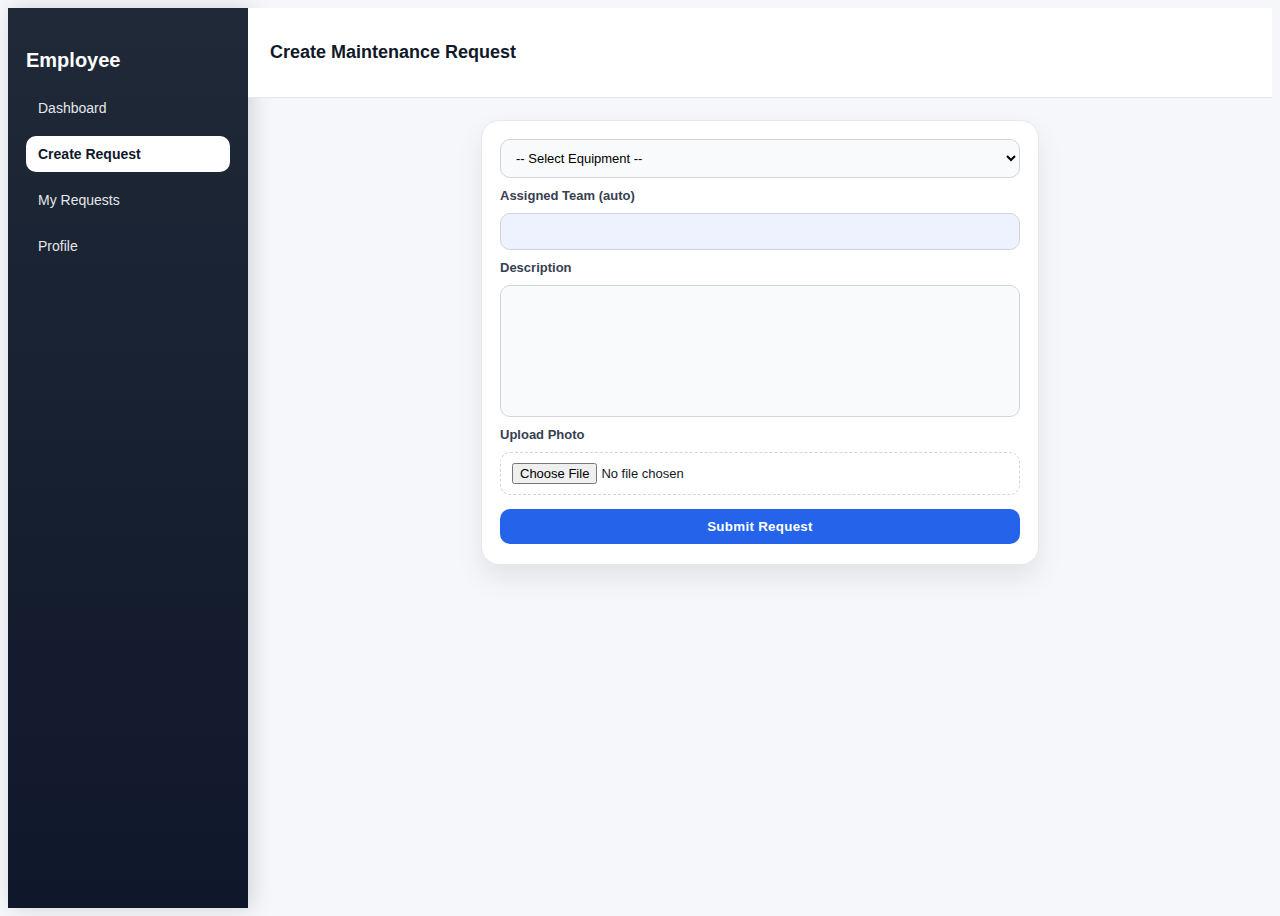
<file: frontend/pages/create.html>
<!DOCTYPE html>
<html>

<head>
  <title>Create Request</title>

  <link rel="stylesheet" href="../css/base.css">
  <link rel="stylesheet" href="../css/create.css">
</head>

<body>
  <div class="layout">
    <aside class="sidebar">
      <h2>Employee</h2>
      <ul>
        <li><a href="index.html">Dashboard</a></li>
        <li><a class="active" href="create.html">Create Request</a></li>
        <li><a href="track.html">My Requests</a></li>
        <li><a href="profile.html">Profile</a></li>
      </ul>
    </aside>

    <main class="content">
      <header class="topbar">
        <h3>Create Maintenance Request</h3>
      </header>

      <section class="page">
        <form>
          
          <select id="userEquipment">
            <option value="">-- Select Equipment --</option>

            <option value="Laptop 01">Laptop 01</option>
            <option value="Laptop 02">Laptop 02</option>
            <option value="Desktop PC">Desktop PC</option>
            <option value="Printer A">Printer A</option>
            <option value="Generator A">Generator A</option>
            <option value="Air Conditioner Unit">Air Conditioner Unit</option>
            <option value="CCTV Camera">CCTV Camera</option>
            <option value="Server Rack">Server Rack</option>

            <option value="other">Other (not listed)</option>
          </select>

          <!-- Only shows when “other” selected -->
          <div id="otherBox" style="display:none; margin-top:8px;">
            <input id="otherInput" placeholder="Enter equipment name manually">
          </div>


          <label>Assigned Team (auto)</label>
          <input id="autoTeam" disabled>

          <label>Description</label>
          <textarea></textarea>

          <label>Upload Photo</label>
          <input type="file">

          <button class="primary-btn" type="button">
            Submit Request
          </button>

        </form>
        <!-- SUCCESS POPUP -->
        <div class="success-overlay" id="successPopup">
          <div class="success-box">
            <div class="check">✔</div>
            <h3>Request Submitted</h3>
            <p>We'll notify you when a technician is assigned.</p>

            <button onclick="closePopup()">OK</button>
          </div>
        </div>

      </section>
    </main>
  </div>

  <script src="../js/create.js"></script>
</body>

</html>
</file>
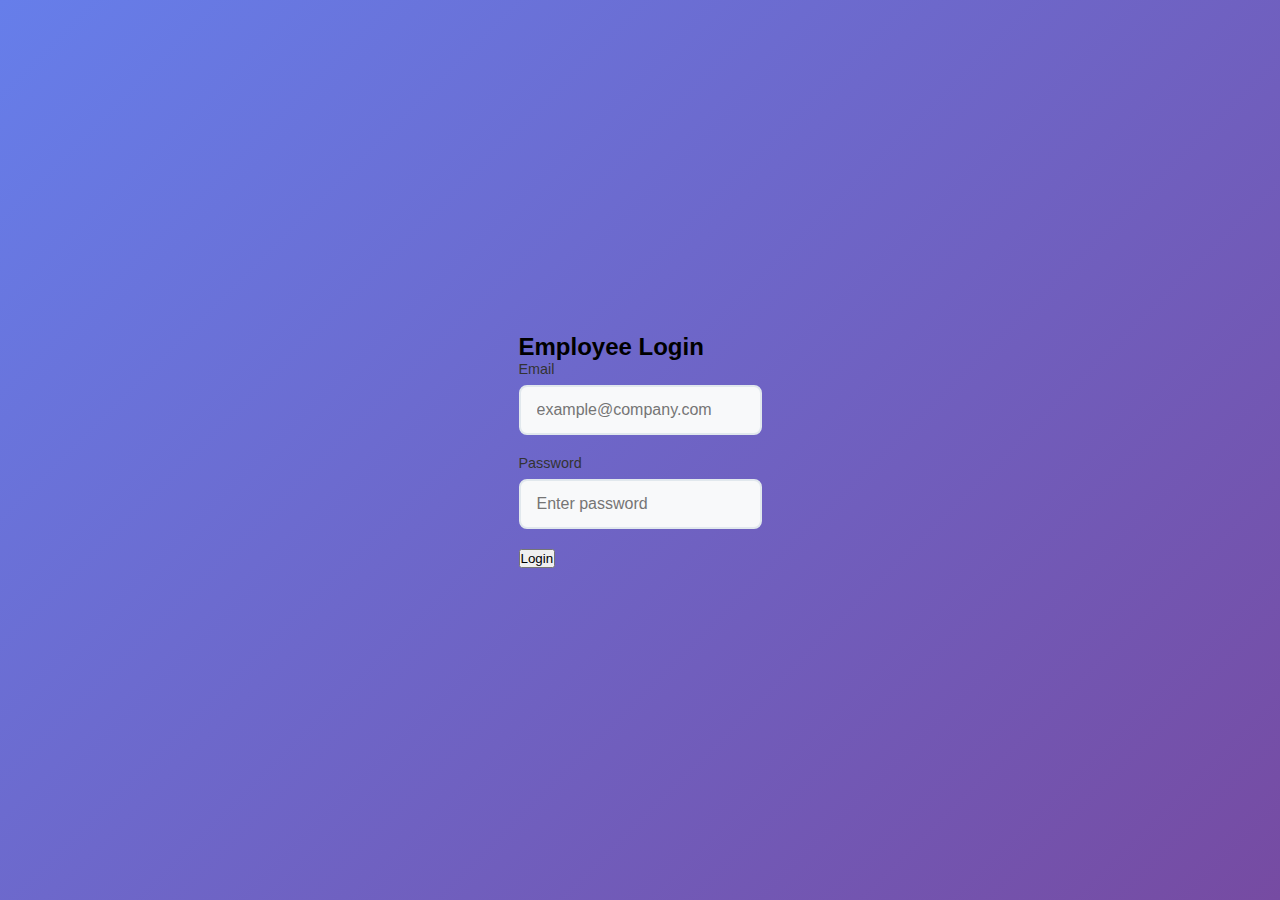
<file: frontend/pages/login.html>
<!DOCTYPE html>
<html>
<head>
  <title>Employee Login</title>

  <link rel="stylesheet" href="../css/login.css">
</head>

<body>

<div class="login-wrapper">

  <div class="login-card">

    <h2>Employee Login</h2>

    <div class="form-group">
      <label>Email</label>
      <input id="loginEmail" type="email" placeholder="example@company.com">
    </div>

    <div class="form-group">
      <label>Password</label>
      <input id="loginPass" type="password" placeholder="Enter password">
    </div>

    <button id="loginBtn" class="primary-btn">Login</button>

    <p id="loginMsg" class="msg"></p>

  </div>

</div>


<script src="../js/login.js"></script>

</body>
</html>
</file>
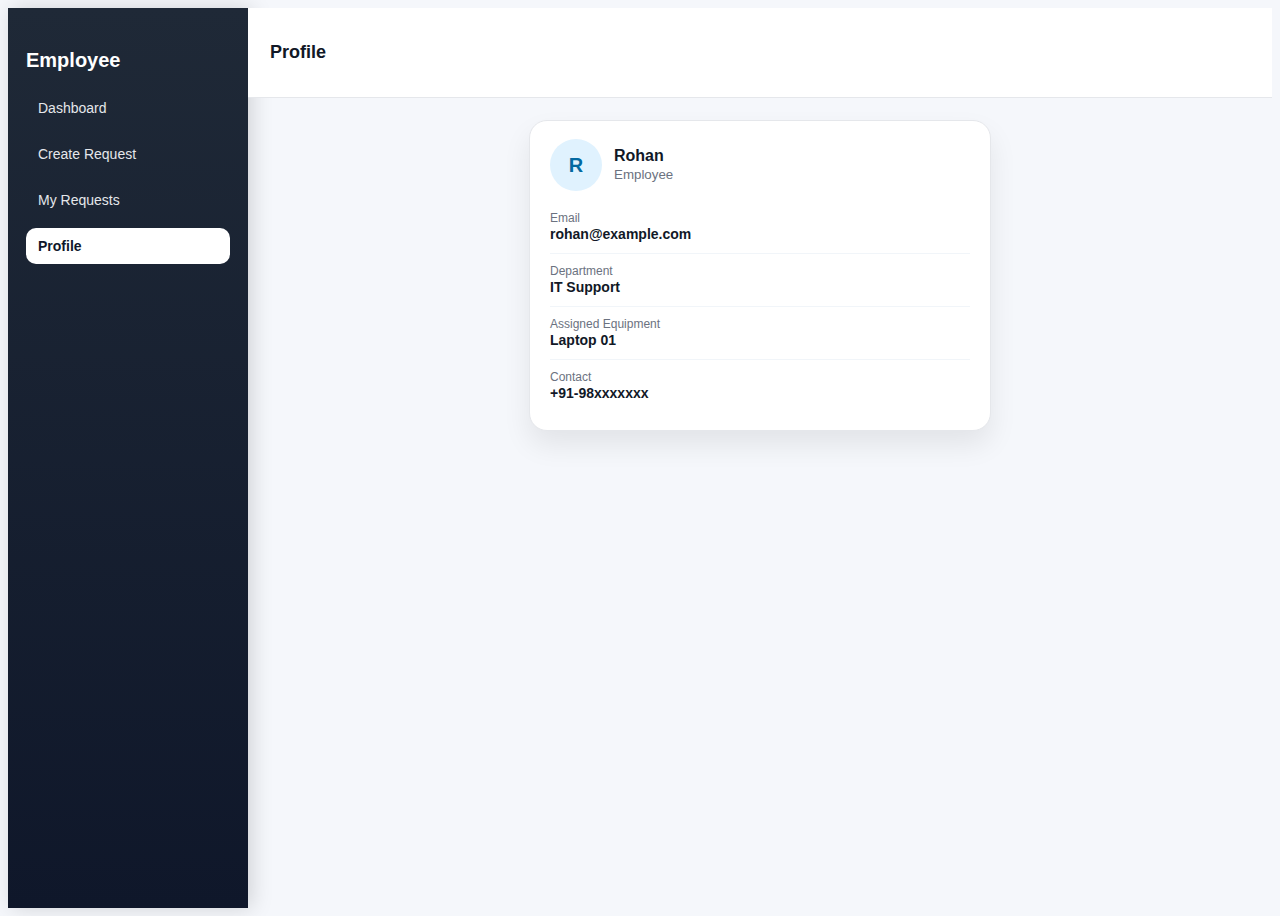
<file: frontend/pages/profile.html>
<!DOCTYPE html>
<html>

<head>
  <title>Profile</title>
  <link rel="stylesheet" href="../css/base.css">
  <link rel="stylesheet" href="../css/profile.css">
</head>

<body>
  <div class="layout">

    <aside class="sidebar">
      <h2>Employee</h2>
      <ul>
        <li><a href="index.html">Dashboard</a></li>
        <li><a href="create.html">Create Request</a></li>
        <li><a href="track.html">My Requests</a></li>
        <li><a class="active" href="profile.html">Profile</a></li>
      </ul>
    </aside>

    <main>
      <div class="topbar">
        <h3>Profile</h3>
      </div>

      <section class="page">

        <div class="profile-box">

          <div class="profile-header">
            <div class="avatar">R</div>
            <div>
              <strong>Rohan</strong><br>
              <small style="color:#6b7280;">Employee</small>
            </div>
          </div>

          <div class="profile-info">

            <div class="profile-row">
              <label>Email</label>
              <span>rohan@example.com</span>
            </div>

            <div class="profile-row">
              <label>Department</label>
              <span>IT Support</span>
            </div>

            <div class="profile-row">
              <label>Assigned Equipment</label>
              <span>Laptop 01</span>
            </div>

            <div class="profile-row">
              <label>Contact</label>
              <span>+91-98xxxxxxx</span>
            </div>

          </div>

        </div>

      </section>

    </main>

  </div>
</body>

</html>
</file>
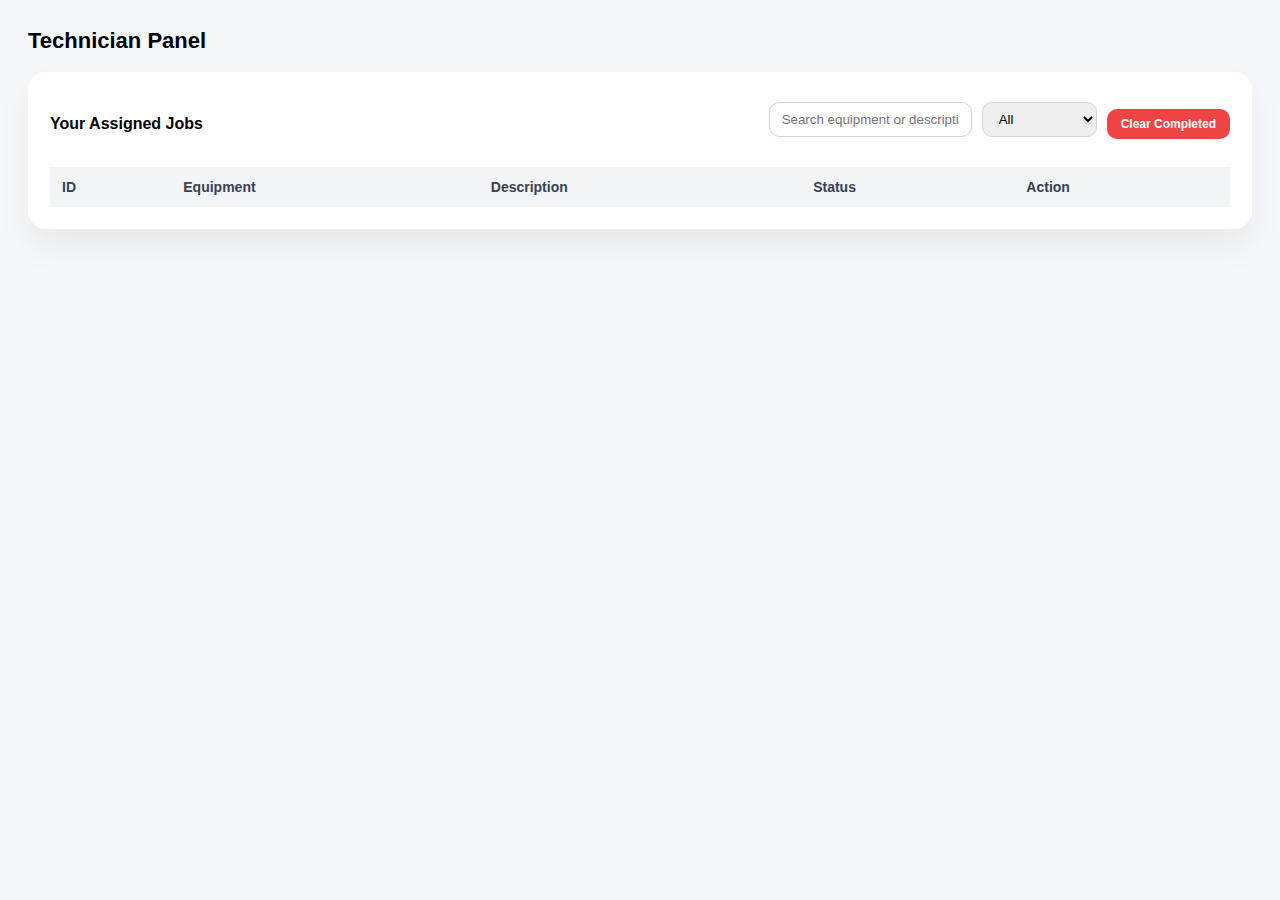
<file: frontend/pages/technician.html>
<!DOCTYPE html>
<html>

<head>
  <title>Technician Panel</title>

  <link rel="stylesheet" href="../css/technician.css">
</head>

<body>

  <div class="tech-wrapper">

    <!-- HEADER -->
    <div class="header">Technician Panel</div>


    <!-- CARD -->
    <div class="tech-card">

      <!-- TOP BAR -->
      <div class="tech-top">

        <div>
          <h4>Your Assigned Jobs</h4>
        </div>

        <div class="tech-actions">

          <!-- FILTERS -->
          <div class="tech-filters">

            <input id="searchBox" placeholder="Search equipment or description">

            <select id="statusFilter">
              <option value="all">All</option>
              <option value="New">New</option>
              <option value="Accepted">Accepted</option>
              <option value="In Progress">In Progress</option>
              <option value="Completed">Completed</option>
              <option value="Rejected">Rejected</option>
            </select>

          </div>

          <!-- CLEAR COMPLETED -->
          <button id="clearCompletedBtn" class="clear-btn">
            Clear Completed
          </button>

        </div>

      </div>


      <!-- TABLE -->
      <table>
        <thead>
          <tr>
            <th>ID</th>
            <th>Equipment</th>
            <th>Description</th>
            <th>Status</th>
            <th>Action</th>
          </tr>
        </thead>

        <tbody id="techTable"></tbody>

      </table>

    </div>

  </div>


  <!-- SCRIPT -->
  <script src="../js/technician.js"></script>

</body>

</html>
</file>
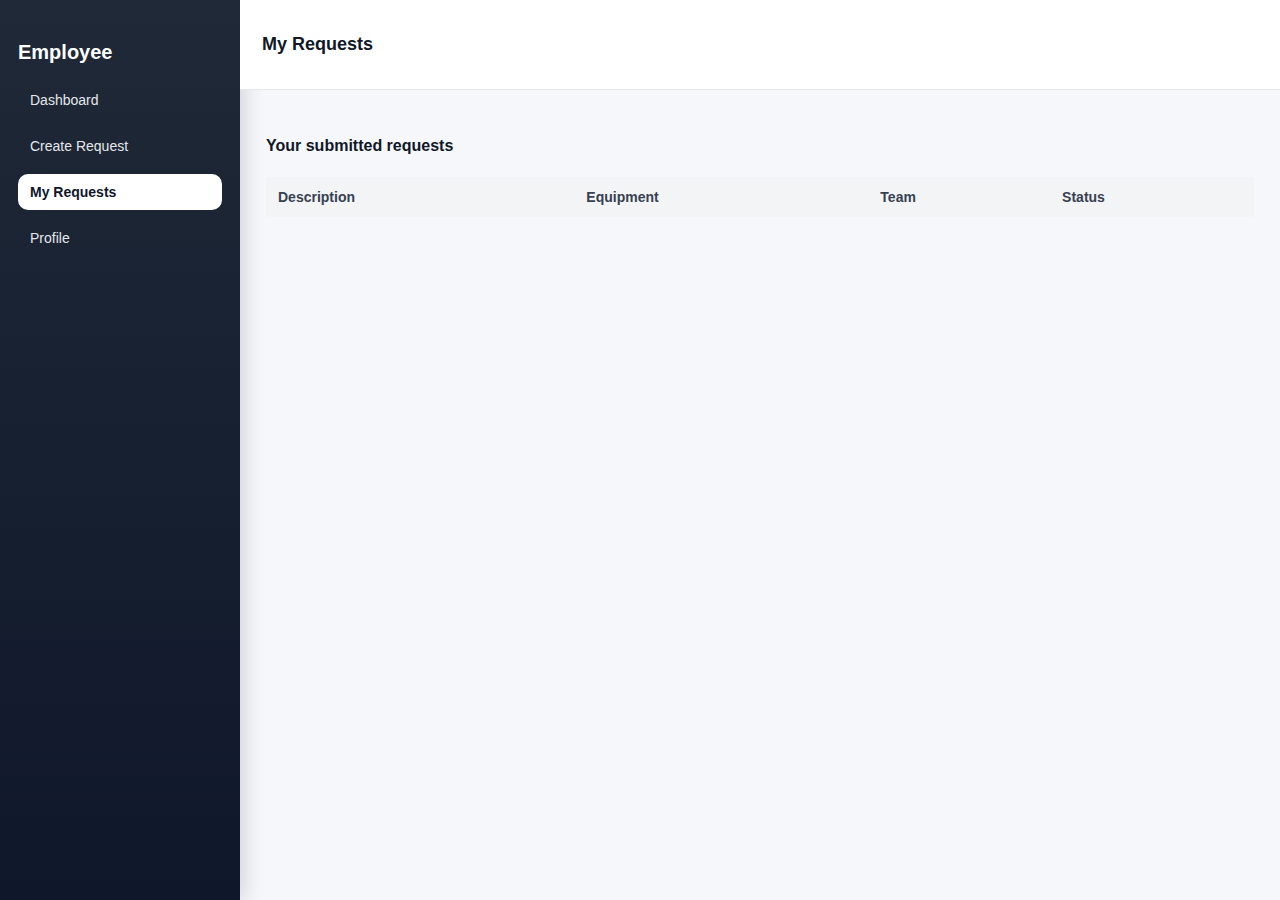
<file: frontend/pages/track.html>
<!DOCTYPE html>
<html>

<head>
  <title>My Requests</title>
  <link rel="stylesheet" href="../css/base.css">
  <link rel="stylesheet" href="../css/track.css">
</head>

<body>
  <div class="layout">

    <aside class="sidebar">
      <h2>Employee</h2>
      <ul>
        <li><a href="index.html">Dashboard</a></li>
        <li><a href="create.html">Create Request</a></li>
        <li><a class="active" href="track.html">My Requests</a></li>
        <li><a href="profile.html">Profile</a></li>
      </ul>
    </aside>

    <main>
      <div class="topbar">
        <h3>My Requests</h3>
      </div>

      <section class="page">

        <h4>Your submitted requests</h4>

        <table>
          <thead>
            <tr>
              <th>Description</th>
              <th>Equipment</th>
              <th>Team</th>
              <th>Status</th>
            </tr>
          </thead>

          <tbody id="reqTable"></tbody>
        </table>

      </section>
    </main>

  </div>

  <script src="../js/track.js"></script>
</body>

</html>
</file>
<file: frontend/css/base.css>
/* ------------------------------
   GLOBAL
------------------------------ */
body {
  background: #f5f7fb;
  font-family: "Segoe UI", Roboto, Arial, sans-serif;
  color: #111827;
}

/* Layout wrapper */
.layout {
  display: grid;
  grid-template-columns: 240px auto;
  min-height: 100vh;
}

/* ------------------------------
   SIDEBAR
------------------------------ */
.sidebar {
  background: linear-gradient(180deg, #1f2937, #0f172a);
  color: white;
  padding: 24px 18px;
  box-shadow: 4px 0 20px rgba(0,0,0,.15);
}

.sidebar h2 {
  margin-bottom: 18px;
  font-size: 20px;
  font-weight: 800;
}

.sidebar ul {
  list-style: none;
  padding: 0;
  margin-top: 12px;
}

.sidebar li { margin-bottom: 10px; }

.sidebar a {
  display: block;
  padding: 10px 12px;
  border-radius: 10px;
  text-decoration: none;
  color: #e5e7eb;
  font-size: 14px;
  transition: .2s;
}

.sidebar a:hover {
  background: rgba(255,255,255,.12);
}

.sidebar a.active {
  background: white;
  color: #0f172a;
  font-weight: 700;
}

/* ------------------------------
   TOPBAR
------------------------------ */
.topbar {
  display: flex;
  justify-content: space-between;
  align-items: center;
  padding: 16px 22px;
  background: white;
  border-bottom: 1px solid #e5e7eb;
  position: sticky;
  top: 0;
  z-index: 9;
}

.topbar h3 {
  font-size: 18px;
  font-weight: 800;
}

/* Bell */
.notify-bell {
  position: relative;
  font-size: 22px;
  cursor: pointer;
}

.notify-dot {
  position: absolute;
  top: -4px;
  right: -4px;
  width: 9px;
  height: 9px;
  background: #ef4444;
  border-radius: 50%;
}

.notify-box {
  position: absolute;
  top: 28px;
  right: 0;
  width: 250px;
  background: white;
  border-radius: 14px;
  box-shadow: 0 18px 35px rgba(0,0,0,.15);
  padding: 10px;
  display: none;
}

.notify-box p {
  margin-bottom: 6px;
  padding: 9px;
  font-size: 12px;
  background: #f9fafb;
  border-radius: 10px;
}

/* ------------------------------
   CONTENT CONTAINER
------------------------------ */
.page {
  padding: 22px;
  max-width: 1050px;
  margin: 0 auto;
}

/* ------------------------------
   STATUS BADGES (shared)
------------------------------ */
.badge {
  padding: 6px 10px;
  border-radius: 999px;
  font-size: 11px;
  font-weight: 700;
}

.badge.new { background:#fff7d6; color:#92400e }
.badge.in\ progress { background:#e0edff; color:#1e40af }
.badge.completed,
.badge.repaired { background:#d9fbe4; color:#065f46 }

/* ------------------------------
   RESPONSIVE
------------------------------ */
@media (max-width: 900px) {
  .layout { grid-template-columns: 70px auto; }
  .cards { grid-template-columns: repeat(2, 1fr); }
}

@media (max-width: 600px) {
  .cards { grid-template-columns: 1fr; }
}
</file>
<file: frontend/css/layout.css>
/* Layout Styles - GearGuard Admin Panel */

.admin-container {
    display: flex;
    min-height: 100vh;
}

/* Sidebar */
.sidebar {
    width: 260px;
    background-color: var(--bg-sidebar);
    color: var(--text-white);
    position: fixed;
    left: 0;
    top: 0;
    height: 100vh;
    overflow-y: auto;
    z-index: 100;
}

.sidebar-header {
    padding: var(--spacing-xl);
    border-bottom: 1px solid rgba(255, 255, 255, 0.1);
}

.logo {
    font-size: 1.5rem;
    font-weight: 700;
    color: var(--text-white);
    margin-bottom: 0.25rem;
}

.tagline {
    font-size: 0.75rem;
    color: var(--text-light);
    margin: 0;
}

/* Sidebar Navigation */
.sidebar-nav {
    padding: var(--spacing-md);
}

.nav-item {
    display: flex;
    align-items: center;
    padding: 0.75rem 1rem;
    color: #94a3b8;
    text-decoration: none;
    border-radius: var(--border-radius);
    margin-bottom: 0.25rem;
    transition: all 0.2s ease;
}

.nav-item:hover {
    background-color: rgba(255, 255, 255, 0.05);
    color: var(--text-white);
}

.nav-item.active {
    background-color: var(--primary-color);
    color: var(--text-white);
}

.nav-icon {
    font-size: 1.25rem;
    margin-right: var(--spacing-sm);
    width: 24px;
    text-align: center;
}

.nav-text {
    font-size: 0.875rem;
    font-weight: 500;
}

/* Main Content */
.main-content {
    flex: 1;
    margin-left: 260px;
    padding: var(--spacing-xl);
    min-height: 100vh;
}

/* Content Header */
.content-header {
    display: flex;
    justify-content: space-between;
    align-items: flex-start;
    margin-bottom: var(--spacing-xl);
}

.page-title {
    font-size: 1.875rem;
    font-weight: 700;
    color: var(--text-primary);
    margin-bottom: 0.25rem;
}

.page-subtitle {
    font-size: 0.875rem;
    color: var(--text-secondary);
    margin: 0;
}

.header-actions {
    display: flex;
    gap: var(--spacing-sm);
}

/* Filter Bar */
.filter-bar {
    display: flex;
    gap: var(--spacing-md);
    margin-bottom: var(--spacing-lg);
}

.filter-input {
    flex: 1;
    padding: 0.625rem 1rem;
    border: 1px solid var(--border-color);
    border-radius: var(--border-radius);
    font-size: 0.875rem;
    background-color: var(--bg-primary);
    transition: border-color 0.2s ease;
}

.filter-input:focus {
    outline: none;
    border-color: var(--primary-color);
}

.filter-select {
    padding: 0.625rem 1rem;
    border: 1px solid var(--border-color);
    border-radius: var(--border-radius);
    font-size: 0.875rem;
    background-color: var(--bg-primary);
    cursor: pointer;
}

.filter-select:focus {
    outline: none;
    border-color: var(--primary-color);
}

/* Modal */
.modal {
    display: none;
    position: fixed;
    top: 0;
    left: 0;
    width: 100%;
    height: 100%;
    background-color: rgba(0, 0, 0, 0.5);
    z-index: 1000;
    align-items: center;
    justify-content: center;
}

.modal.active {
    display: flex;
}

.modal-content {
    background-color: var(--bg-primary);
    border-radius: var(--border-radius);
    width: 90%;
    max-width: 600px;
    max-height: 90vh;
    overflow-y: auto;
    box-shadow: var(--shadow-lg);
    animation: modalSlideIn 0.3s ease;
}

@keyframes modalSlideIn {
    from {
        transform: translateY(-50px);
        opacity: 0;
    }
    to {
        transform: translateY(0);
        opacity: 1;
    }
}

.modal-header {
    display: flex;
    justify-content: space-between;
    align-items: center;
    padding: var(--spacing-lg);
    border-bottom: 1px solid var(--border-color);
}

.modal-header h2 {
    font-size: 1.25rem;
    font-weight: 600;
    margin: 0;
}

.modal-close {
    background: none;
    border: none;
    font-size: 1.5rem;
    color: var(--text-secondary);
    cursor: pointer;
    padding: 0;
    width: 32px;
    height: 32px;
    display: flex;
    align-items: center;
    justify-content: center;
    border-radius: 4px;
    transition: all 0.2s ease;
}

.modal-close:hover {
    background-color: var(--bg-secondary);
    color: var(--text-primary);
}

.modal-body {
    padding: var(--spacing-lg);
}

/* Responsive Design */
@media (max-width: 768px) {
    .sidebar {
        width: 70px;
    }
    
    .main-content {
        margin-left: 70px;
    }
    
    .nav-text,
    .tagline {
        display: none;
    }
    
    .sidebar-header {
        padding: var(--spacing-md);
    }
    
    .logo {
        font-size: 1.25rem;
    }
    
    .nav-item {
        justify-content: center;
        padding: 0.75rem;
    }
    
    .nav-icon {
        margin-right: 0;
    }
    
    .content-header {
        flex-direction: column;
        gap: var(--spacing-md);
    }
    
    .filter-bar {
        flex-direction: column;
    }
}
</file>
<file: frontend/css/dashboard.css>
/* Dashboard Styles - GearGuard Admin Panel */

/* Stats Grid */
.stats-grid {
    display: grid;
    grid-template-columns: repeat(auto-fit, minmax(250px, 1fr));
    gap: var(--spacing-lg);
    margin-bottom: var(--spacing-xl);
}

.stat-card {
    background-color: var(--bg-primary);
    border-radius: var(--border-radius);
    padding: var(--spacing-lg);
    box-shadow: var(--shadow-sm);
    border: 1px solid var(--border-color);
    display: flex;
    align-items: center;
    gap: var(--spacing-md);
    transition: transform 0.2s ease, box-shadow 0.2s ease;
}

.stat-card:hover {
    transform: translateY(-2px);
    box-shadow: var(--shadow-md);
}

.stat-icon {
    width: 56px;
    height: 56px;
    border-radius: 12px;
    display: flex;
    align-items: center;
    justify-content: center;
    font-size: 1.5rem;
}

.stat-icon.blue {
    background-color: #dbeafe;
    color: #1e40af;
}

.stat-icon.orange {
    background-color: #fef3c7;
    color: #92400e;
}

.stat-icon.red {
    background-color: #fee2e2;
    color: #991b1b;
}

.stat-icon.green {
    background-color: #d1fae5;
    color: #065f46;
}

.stat-content {
    flex: 1;
}

.stat-value {
    font-size: 2rem;
    font-weight: 700;
    color: var(--text-primary);
    margin: 0;
}

.stat-label {
    font-size: 0.875rem;
    color: var(--text-secondary);
    margin: 0;
}

/* Dashboard Grid */
.dashboard-grid {
    display: grid;
    grid-template-columns: repeat(auto-fit, minmax(400px, 1fr));
    gap: var(--spacing-lg);
    margin-bottom: var(--spacing-xl);
}

.dashboard-card {
    background-color: var(--bg-primary);
    border-radius: var(--border-radius);
    box-shadow: var(--shadow-sm);
    border: 1px solid var(--border-color);
}

/* Equipment Status Chart */
.chart-container {
    padding: var(--spacing-lg) 0;
}

.chart-bar {
    display: flex;
    align-items: center;
    margin-bottom: var(--spacing-md);
}

.chart-label {
    width: 120px;
    font-size: 0.875rem;
    font-weight: 500;
    color: var(--text-primary);
}

.chart-bar-container {
    flex: 1;
    height: 32px;
    background-color: var(--bg-secondary);
    border-radius: 4px;
    overflow: hidden;
    position: relative;
}

.chart-bar-fill {
    height: 100%;
    transition: width 0.5s ease;
    display: flex;
    align-items: center;
    padding: 0 var(--spacing-sm);
}

.chart-value {
    color: white;
    font-size: 0.75rem;
    font-weight: 600;
}

/* Team Performance */
.performance-list {
    display: flex;
    flex-direction: column;
    gap: var(--spacing-md);
}

.performance-item {
    padding: var(--spacing-md);
    background-color: var(--bg-secondary);
    border-radius: var(--border-radius);
}

.performance-header {
    display: flex;
    justify-content: space-between;
    align-items: center;
    margin-bottom: var(--spacing-sm);
}

.performance-name {
    font-weight: 600;
    color: var(--text-primary);
}

.performance-rate {
    font-size: 0.875rem;
    font-weight: 600;
    color: var(--success-color);
}

.performance-details {
    display: flex;
    justify-content: space-between;
    font-size: 0.75rem;
    color: var(--text-secondary);
}

.performance-bar {
    height: 6px;
    background-color: #e2e8f0;
    border-radius: 3px;
    overflow: hidden;
    margin-top: var(--spacing-sm);
}

.performance-bar-fill {
    height: 100%;
    background-color: var(--success-color);
    transition: width 0.5s ease;
}

/* Alerts List */
.alerts-list {
    display: flex;
    flex-direction: column;
    gap: var(--spacing-sm);
}

.alert-item {
    padding: var(--spacing-md);
    border-left: 4px solid;
    background-color: var(--bg-secondary);
    border-radius: 4px;
}

.alert-item.critical {
    border-left-color: var(--danger-color);
}

.alert-item.high {
    border-left-color: var(--warning-color);
}

.alert-message {
    font-weight: 600;
    color: var(--text-primary);
    margin-bottom: 0.25rem;
}

.alert-details {
    font-size: 0.75rem;
    color: var(--text-secondary);
}

/* Tasks List */
.tasks-list {
    display: flex;
    flex-direction: column;
    gap: var(--spacing-sm);
}

.task-item {
    padding: var(--spacing-md);
    background-color: var(--bg-secondary);
    border-radius: var(--border-radius);
    display: flex;
    justify-content: space-between;
    align-items: center;
}

.task-info {
    flex: 1;
}

.task-name {
    font-weight: 600;
    color: var(--text-primary);
    margin-bottom: 0.25rem;
}

.task-equipment {
    font-size: 0.75rem;
    color: var(--text-secondary);
}

.task-due {
    text-align: right;
}

.task-date {
    font-size: 0.75rem;
    color: var(--text-secondary);
}

.task-days {
    font-size: 0.875rem;
    font-weight: 600;
    color: var(--warning-color);
}

/* Activities List */
.activities-list {
    display: flex;
    flex-direction: column;
    gap: var(--spacing-sm);
}

.activity-item {
    display: flex;
    align-items: center;
    padding: var(--spacing-md);
    background-color: var(--bg-secondary);
    border-radius: var(--border-radius);
}

.activity-icon {
    width: 40px;
    height: 40px;
    border-radius: 50%;
    background-color: var(--bg-primary);
    display: flex;
    align-items: center;
    justify-content: center;
    margin-right: var(--spacing-md);
    font-size: 1.125rem;
}

.activity-content {
    flex: 1;
}

.activity-title {
    font-weight: 600;
    color: var(--text-primary);
    margin-bottom: 0.25rem;
}

.activity-meta {
    display: flex;
    gap: var(--spacing-sm);
    font-size: 0.75rem;
    color: var(--text-secondary);
}

/* Responsive Dashboard */
@media (max-width: 768px) {
    .stats-grid {
        grid-template-columns: 1fr;
    }
    
    .dashboard-grid {
        grid-template-columns: 1fr;
    }
}
</file>
<file: frontend/css/tables.css>
/* Table Styles - GearGuard Admin Panel */

.table-container {
    overflow-x: auto;
}

.data-table {
    width: 100%;
    border-collapse: collapse;
    font-size: 0.875rem;
}

.data-table thead {
    background-color: var(--bg-secondary);
}

.data-table th {
    padding: 0.75rem 1rem;
    text-align: left;
    font-weight: 600;
    color: var(--text-primary);
    border-bottom: 2px solid var(--border-color);
    white-space: nowrap;
}

.data-table td {
    padding: 0.875rem 1rem;
    border-bottom: 1px solid var(--border-color);
    color: var(--text-primary);
}

.data-table tbody tr {
    transition: background-color 0.2s ease;
}

.data-table tbody tr:hover {
    background-color: var(--bg-secondary);
}

/* Table Actions */
.table-actions {
    display: flex;
    gap: 0.5rem;
}

.action-btn {
    padding: 0.375rem 0.75rem;
    font-size: 0.75rem;
    border: none;
    border-radius: 4px;
    cursor: pointer;
    transition: all 0.2s ease;
    font-weight: 500;
}

.action-btn-edit {
    background-color: #dbeafe;
    color: #1e40af;
}

.action-btn-edit:hover {
    background-color: #bfdbfe;
}

.action-btn-delete {
    background-color: #fee2e2;
    color: #991b1b;
}

.action-btn-delete:hover {
    background-color: #fecaca;
}

.action-btn-view {
    background-color: #f3f4f6;
    color: #374151;
}

.action-btn-view:hover {
    background-color: #e5e7eb;
}

.action-btn-complete {
    background-color: #d1fae5;
    color: #065f46;
}

.action-btn-complete:hover {
    background-color: #a7f3d0;
}

/* Teams Grid */
.teams-grid {
    display: grid;
    grid-template-columns: repeat(auto-fill, minmax(300px, 1fr));
    gap: var(--spacing-lg);
}

.team-card {
    background-color: var(--bg-primary);
    border: 1px solid var(--border-color);
    border-radius: var(--border-radius);
    padding: var(--spacing-lg);
    box-shadow: var(--shadow-sm);
    transition: transform 0.2s ease, box-shadow 0.2s ease;
}

.team-card:hover {
    transform: translateY(-2px);
    box-shadow: var(--shadow-md);
}

.team-header {
    display: flex;
    justify-content: space-between;
    align-items: flex-start;
    margin-bottom: var(--spacing-md);
}

.team-name {
    font-size: 1.125rem;
    font-weight: 600;
    color: var(--text-primary);
    margin-bottom: 0.25rem;
}

.team-department {
    font-size: 0.875rem;
    color: var(--text-secondary);
}

.team-actions {
    display: flex;
    gap: 0.25rem;
}

.team-info {
    margin-bottom: var(--spacing-md);
}

.team-specialization {
    font-size: 0.875rem;
    color: var(--text-primary);
    padding: var(--spacing-sm);
    background-color: var(--bg-secondary);
    border-radius: 4px;
    display: inline-block;
}

.team-stats {
    display: flex;
    justify-content: space-between;
    padding-top: var(--spacing-md);
    border-top: 1px solid var(--border-color);
}

.team-stat {
    text-align: center;
}

.team-stat-value {
    font-size: 1.5rem;
    font-weight: 700;
    color: var(--primary-color);
}

.team-stat-label {
    font-size: 0.75rem;
    color: var(--text-secondary);
}

/* Preventive Stats */
.preventive-stats {
    display: grid;
    grid-template-columns: repeat(auto-fit, minmax(200px, 1fr));
    gap: var(--spacing-lg);
    margin-bottom: var(--spacing-xl);
}

.stat-box {
    background-color: var(--bg-primary);
    border: 1px solid var(--border-color);
    border-radius: var(--border-radius);
    padding: var(--spacing-lg);
    text-align: center;
    box-shadow: var(--shadow-sm);
}

.stat-box.overdue {
    border-left: 4px solid var(--danger-color);
}

.stat-box.upcoming {
    border-left: 4px solid var(--warning-color);
}

.stat-box .stat-value {
    font-size: 2.5rem;
    font-weight: 700;
    color: var(--text-primary);
    margin-bottom: 0.25rem;
}

.stat-box .stat-label {
    font-size: 0.875rem;
    color: var(--text-secondary);
}

/* Responsive Tables */
@media (max-width: 768px) {
    .data-table {
        font-size: 0.75rem;
    }
    
    .data-table th,
    .data-table td {
        padding: 0.5rem;
    }
    
    .teams-grid {
        grid-template-columns: 1fr;
    }
}
</file>
<file: frontend/css/forms.css>
/* Form Styles - GearGuard Admin Panel */

.form-group {
    margin-bottom: var(--spacing-lg);
}

.form-group label {
    display: block;
    font-size: 0.875rem;
    font-weight: 600;
    color: var(--text-primary);
    margin-bottom: 0.5rem;
}

.form-group input,
.form-group select,
.form-group textarea {
    width: 100%;
    padding: 0.625rem 0.875rem;
    font-size: 0.875rem;
    border: 1px solid var(--border-color);
    border-radius: var(--border-radius);
    background-color: var(--bg-primary);
    color: var(--text-primary);
    transition: border-color 0.2s ease, box-shadow 0.2s ease;
}

.form-group input:focus,
.form-group select:focus,
.form-group textarea:focus {
    outline: none;
    border-color: var(--primary-color);
    box-shadow: 0 0 0 3px rgba(37, 99, 235, 0.1);
}

.form-group textarea {
    resize: vertical;
    min-height: 100px;
    font-family: inherit;
}

.form-group select {
    cursor: pointer;
    background-image: url("data:image/svg+xml,%3Csvg xmlns='http://www.w3.org/2000/svg' fill='none' viewBox='0 0 20 20'%3E%3Cpath stroke='%236b7280' stroke-linecap='round' stroke-linejoin='round' stroke-width='1.5' d='M6 8l4 4 4-4'/%3E%3C/svg%3E");
    background-position: right 0.5rem center;
    background-repeat: no-repeat;
    background-size: 1.5em 1.5em;
    padding-right: 2.5rem;
    appearance: none;
}

.form-row {
    display: grid;
    grid-template-columns: repeat(2, 1fr);
    gap: var(--spacing-md);
}

.form-actions {
    display: flex;
    justify-content: flex-end;
    gap: var(--spacing-sm);
    margin-top: var(--spacing-xl);
    padding-top: var(--spacing-lg);
    border-top: 1px solid var(--border-color);
}

/* Form Validation */
.form-group input:invalid:not(:placeholder-shown),
.form-group select:invalid:not(:placeholder-shown),
.form-group textarea:invalid:not(:placeholder-shown) {
    border-color: var(--danger-color);
}

.form-error {
    color: var(--danger-color);
    font-size: 0.75rem;
    margin-top: 0.25rem;
}

.form-help {
    color: var(--text-secondary);
    font-size: 0.75rem;
    margin-top: 0.25rem;
}

/* Checkbox and Radio */
.form-check {
    display: flex;
    align-items: center;
    margin-bottom: var(--spacing-sm);
}

.form-check input[type="checkbox"],
.form-check input[type="radio"] {
    width: auto;
    margin-right: var(--spacing-sm);
}

.form-check label {
    margin: 0;
    font-weight: 400;
}

/* Inline Form */
.form-inline {
    display: flex;
    gap: var(--spacing-sm);
    align-items: flex-end;
}

.form-inline .form-group {
    flex: 1;
    margin-bottom: 0;
}

/* Form Info Box */
.form-info-box {
    padding: var(--spacing-md);
    background-color: #dbeafe;
    border-left: 4px solid var(--info-color);
    border-radius: 4px;
    margin-bottom: var(--spacing-lg);
}

.form-info-box p {
    margin: 0;
    font-size: 0.875rem;
    color: #1e40af;
}

/* Success Message */
.success-message {
    padding: var(--spacing-md);
    background-color: #d1fae5;
    border-left: 4px solid var(--success-color);
    border-radius: 4px;
    margin-bottom: var(--spacing-lg);
    color: #065f46;
    font-size: 0.875rem;
}

/* Error Message */
.error-message {
    padding: var(--spacing-md);
    background-color: #fee2e2;
    border-left: 4px solid var(--danger-color);
    border-radius: 4px;
    margin-bottom: var(--spacing-lg);
    color: #991b1b;
    font-size: 0.875rem;
}

/* Responsive Forms */
@media (max-width: 768px) {
    .form-row {
        grid-template-columns: 1fr;
    }
    
    .form-actions {
        flex-direction: column;
    }
    
    .form-actions .btn {
        width: 100%;
    }
}
</file>
<file: frontend/css/login.css>
/* Login & Signup Page Styles */

* {
    margin: 0;
    padding: 0;
    box-sizing: border-box;
}

body {
    font-family: 'Segoe UI', Tahoma, Geneva, Verdana, sans-serif;
    background: linear-gradient(135deg, #667eea 0%, #764ba2 100%);
    min-height: 100vh;
    display: flex;
    align-items: center;
    justify-content: center;
    padding: 20px;
}

.login-container {
    display: flex;
    max-width: 1100px;
    width: 100%;
    background: white;
    border-radius: 20px;
    box-shadow: 0 20px 60px rgba(0, 0, 0, 0.3);
    overflow: hidden;
    min-height: 600px;
}

.login-box {
    flex: 1;
    padding: 50px 60px;
    display: flex;
    flex-direction: column;
    justify-content: center;
}

.logo {
    text-align: center;
    margin-bottom: 30px;
}

.logo h1 {
    color: #667eea;
    font-size: 2.5em;
    margin-bottom: 5px;
}

.logo p {
    color: #888;
    font-size: 1em;
}

.login-form h2 {
    color: #333;
    font-size: 1.8em;
    margin-bottom: 10px;
}

.subtitle {
    color: #666;
    margin-bottom: 30px;
    font-size: 0.95em;
}

.form-group {
    margin-bottom: 20px;
}

.form-group label {
    display: block;
    color: #333;
    font-weight: 500;
    margin-bottom: 8px;
    font-size: 0.9em;
}

.form-group input {
    width: 100%;
    padding: 14px 16px;
    border: 2px solid #e1e8ed;
    border-radius: 8px;
    font-size: 1em;
    transition: all 0.3s;
    background: #f8f9fa;
}

.form-group input:focus {
    outline: none;
    border-color: #667eea;
    background: white;
}

.form-group input.error {
    border-color: #e74c3c;
}

.error-text {
    display: block;
    color: #e74c3c;
    font-size: 0.85em;
    margin-top: 5px;
    min-height: 18px;
}

.error-message {
    background: #fee;
    color: #c33;
    padding: 12px;
    border-radius: 8px;
    margin-bottom: 20px;
    border-left: 4px solid #e74c3c;
}

.success-message {
    background: #d4edda;
    color: #155724;
    padding: 12px;
    border-radius: 8px;
    margin-bottom: 20px;
    border-left: 4px solid #28a745;
}

.btn-login {
    width: 100%;
    padding: 14px;
    background: linear-gradient(135deg, #667eea 0%, #764ba2 100%);
    color: white;
    border: none;
    border-radius: 8px;
    font-size: 1.1em;
    font-weight: 600;
    cursor: pointer;
    transition: all 0.3s;
    margin-top: 10px;
}

.btn-login:hover {
    transform: translateY(-2px);
    box-shadow: 0 5px 15px rgba(102, 126, 234, 0.4);
}

.btn-login:active {
    transform: translateY(0);
}

.btn-login:disabled {
    opacity: 0.6;
    cursor: not-allowed;
}

.btn-loader {
    display: inline-block;
}

.signup-link {
    text-align: center;
    margin-top: 25px;
    color: #666;
    font-size: 0.95em;
}

.signup-link a {
    color: #667eea;
    text-decoration: none;
    font-weight: 600;
}

.signup-link a:hover {
    text-decoration: underline;
}

/* Info Section */
.info-section {
    flex: 1;
    background: linear-gradient(135deg, #667eea 0%, #764ba2 100%);
    padding: 60px 50px;
    color: white;
    display: flex;
    flex-direction: column;
    justify-content: center;
}

.info-section h2 {
    font-size: 2.2em;
    margin-bottom: 40px;
}

.features {
    display: flex;
    flex-direction: column;
    gap: 30px;
}

.feature {
    display: flex;
    gap: 20px;
    align-items: flex-start;
}

.feature .icon {
    font-size: 2.5em;
    line-height: 1;
}

.feature h3 {
    font-size: 1.3em;
    margin-bottom: 8px;
}

.feature p {
    opacity: 0.9;
    line-height: 1.5;
}

/* Responsive Design */
@media (max-width: 768px) {
    .login-container {
        flex-direction: column;
    }
    
    .info-section {
        padding: 40px 30px;
    }
    
    .login-box {
        padding: 40px 30px;
    }
    
    .info-section h2 {
        font-size: 1.8em;
    }
}

/* Password Strength Indicator */
.password-strength {
    height: 4px;
    background: #e1e8ed;
    border-radius: 2px;
    margin-top: 8px;
    overflow: hidden;
}

.password-strength-bar {
    height: 100%;
    transition: all 0.3s;
    background: #e74c3c;
}

.password-strength-bar.weak {
    width: 33%;
    background: #e74c3c;
}

.password-strength-bar.medium {
    width: 66%;
    background: #f39c12;
}

.password-strength-bar.strong {
    width: 100%;
    background: #27ae60;
}
</file>
<file: frontend/css/create.css>
/* FORM CONTAINER CARD */
form{
  background:white;
  padding:18px 18px 20px;
  border-radius:18px;
  box-shadow:0 14px 28px rgba(0,0,0,.08);
  display:grid;
  gap:10px;
  max-width:520px;
  margin:auto;
  border:1px solid #e5e7eb;
}

/* LABELS */
form label{
  font-weight:700;
  font-size:13px;
  color:#374151;
}

/* INPUTS */
input, select, textarea{
  padding:10px 11px;
  border-radius:10px;
  border:1px solid #d1d5db;
  font-size:13px;
  background:#f9fafb;
  transition:.15s;
}

input:focus,
select:focus,
textarea:focus{
  outline:none;
  border-color:#2563eb;
  box-shadow:0 0 0 2px #dbeafe;
  background:white;
}

/* TEXTAREA */
textarea{
  min-height:110px;
  resize:none;
}

/* DISABLED FIELD */
#autoTeam{
  background:#eef2ff;
  color:#374151;
}

/* FILE INPUT */
input[type=file]{
  background:white;
  border-style:dashed;
}

input[type=file]:hover{
  border-color:#2563eb;
}

/* BUTTON */
.primary-btn{
  margin-top:4px;
  width:100%;
  padding:10px;
  background:#2563eb;
  border:none;
  color:white;
  border-radius:10px;
  font-weight:700;
  letter-spacing:.3px;
  cursor:pointer;
  transition:.18s;
}

.primary-btn:hover{
  background:#1d4ed8;
  transform:translateY(-1px);
}

/* POPUP stays same */
.success-overlay{
  position:fixed;
  inset:0;
  background:rgba(0,0,0,.45);
  display:none;
  align-items:center;
  justify-content:center;
  z-index:9999;
}

/* SUCCESS CARD */
.success-box{
  background:white;
  padding:20px 22px;
  border-radius:16px;
  width:300px;
  text-align:center;
  box-shadow:0 25px 50px rgba(0,0,0,.2);
}

.check{
  width:60px;
  height:60px;
  margin:0 auto 10px;
  border-radius:50%;
  background:#22c55e;
  color:white;
  display:flex;
  align-items:center;
  justify-content:center;
  font-size:30px;
  font-weight:900;
}
</file>
<file: frontend/css/profile.css>
/* PROFILE CONTAINER CARD */
.profile-box{
  background:white;
  padding:18px 20px;
  border-radius:18px;
  max-width:420px;
  box-shadow:0 14px 28px rgba(0,0,0,.08);
  border:1px solid #e5e7eb;
  margin:auto;
}

/* HEADER SECTION */
.profile-header{
  display:flex;
  align-items:center;
  gap:12px;
  margin-bottom:10px;
}

.avatar{
  width:52px;
  height:52px;
  background:#e0f2fe;
  color:#0369a1;
  border-radius:50%;
  display:flex;
  align-items:center;
  justify-content:center;
  font-size:20px;
  font-weight:900;
}

/* INFO BLOCKS */
.profile-info{
  margin-top:6px;
}

.profile-row{
  padding:10px 0;
  border-bottom:1px solid #f1f5f9;
}

.profile-row:last-child{
  border-bottom:none;
}

.profile-row label{
  display:block;
  font-size:12px;
  color:#6b7280;
}

.profile-row span{
  font-size:14px;
  font-weight:700;
  color:#111827;
}
</file>
<file: frontend/css/technician.css>
body {
  margin: 0;
  font-family: "Segoe UI", Arial, sans-serif;
  background: #f5f7fb;
}

/* Page wrapper */
.tech-wrapper {
  padding: 28px;
}

/* Header */
.header {
  font-size: 22px;
  font-weight: 800;
  margin-bottom: 18px;
}

/* Card */
.tech-card {
  background: white;
  padding: 22px;
  border-radius: 18px;
  box-shadow: 0 18px 35px rgba(0,0,0,.06);
}

/* Table */
table {
  width: 100%;
  border-collapse: collapse;
  margin-top: 10px;
}

th, td {
  padding: 12px;
  font-size: 14px;
}

th {
  background: #f3f4f6;
  text-align: left;
  color: #374151;
}

tr:hover {
  background: #f9fafb;
}

/* Status badges */
.badge {
  padding: 6px 10px;
  border-radius: 999px;
  font-weight: 700;
  font-size: 11px;
}

.badge.new     { background:#fff7d6; color:#92400e; }
.badge.accepted{ background:#e0edff; color:#1e40af; }
.badge.progress{ background:#fde68a; color:#92400e; }
.badge.done    { background:#d9fbe4; color:#065f46; }
.badge.reject  { background:#fee2e2; color:#7f1d1d; }

/* Buttons */
button {
  border: none;
  padding: 7px 12px;
  border-radius: 10px;
  cursor: pointer;
  font-size: 12px;
  font-weight: 700;
}

button:hover {
  opacity: .8;
}

.accept { background:#2563eb; color:white; }
.reject { background:#ef4444; color:white; }
.start  { background:#facc15; color:#374151; }
.done   { background:#22c55e; color:white; }
.tech-filters{
  display:flex;
  gap:10px;
  margin-bottom:10px;
  justify-content: flex-end;   /* <-- pushes it to the right */
}


.tech-filters input,
.tech-filters select{
  padding:8px 12px;
  border-radius:10px;
  border:1px solid #d1d5db;
}
.tech-top{
  display:flex;
  justify-content:space-between;
  align-items:center;
  margin-bottom:14px;
}

.clear-btn{
  background:#ef4444;
  color:white;
  border:none;
  padding:8px 14px;
  border-radius:10px;
  cursor:pointer;
}

.clear-btn:hover{
  background:#dc2626;
}
.tech-top{
  display:flex;
  justify-content:space-between;
  align-items:center;
  margin-bottom:12px;
}

.tech-actions{
  display:flex;
  gap:10px;
  align-items:center;
}

.tech-filters{
  display:flex;
  gap:10px;
}

.clear-btn{
  background:#ef4444;
  color:white;
  border:none;
  padding:8px 14px;
  border-radius:10px;
  cursor:pointer;
}

.clear-btn:hover{
  background:#dc2626;
}
</file>
<file: frontend/css/track.css>
body {
  margin: 0;
  font-family: "Segoe UI", Arial, sans-serif;
  background: #f5f7fb;
}

/* Layout */
.page {
  padding: 26px;
}

.page h3 {
  margin-bottom: 10px;
}

/* Card container */
.req-card {
  margin-top: 14px;
  background: white;
  border-radius: 18px;
  padding: 18px;
  box-shadow: 0 18px 35px rgba(0,0,0,.06);
}

/* Table styling */
table {
  width: 100%;
  border-collapse: collapse;
  margin-top: 10px;
}

th, td {
  padding: 12px;
  font-size: 14px;
}

th {
  background: #f3f4f6;
  color: #374151;
  text-align: left;
}

tr:hover {
  background: #f9fafb;
}

/* Status chips */
.status {
  padding: 6px 10px;
  font-weight: 700;
  border-radius: 999px;
  font-size: 11px;
}

/* colors */
.status.new        { background:#fff7d6; color:#92400e; }
.status.accepted   { background:#e0edff; color:#1e40af; }
.status.in-progress{ background:#fde68a; color:#92400e; }
.status.completed  { background:#d9fbe4; color:#065f46; }
.status.rejected   { background:#fee2e2; color:#7f1d1d; }
</file>
